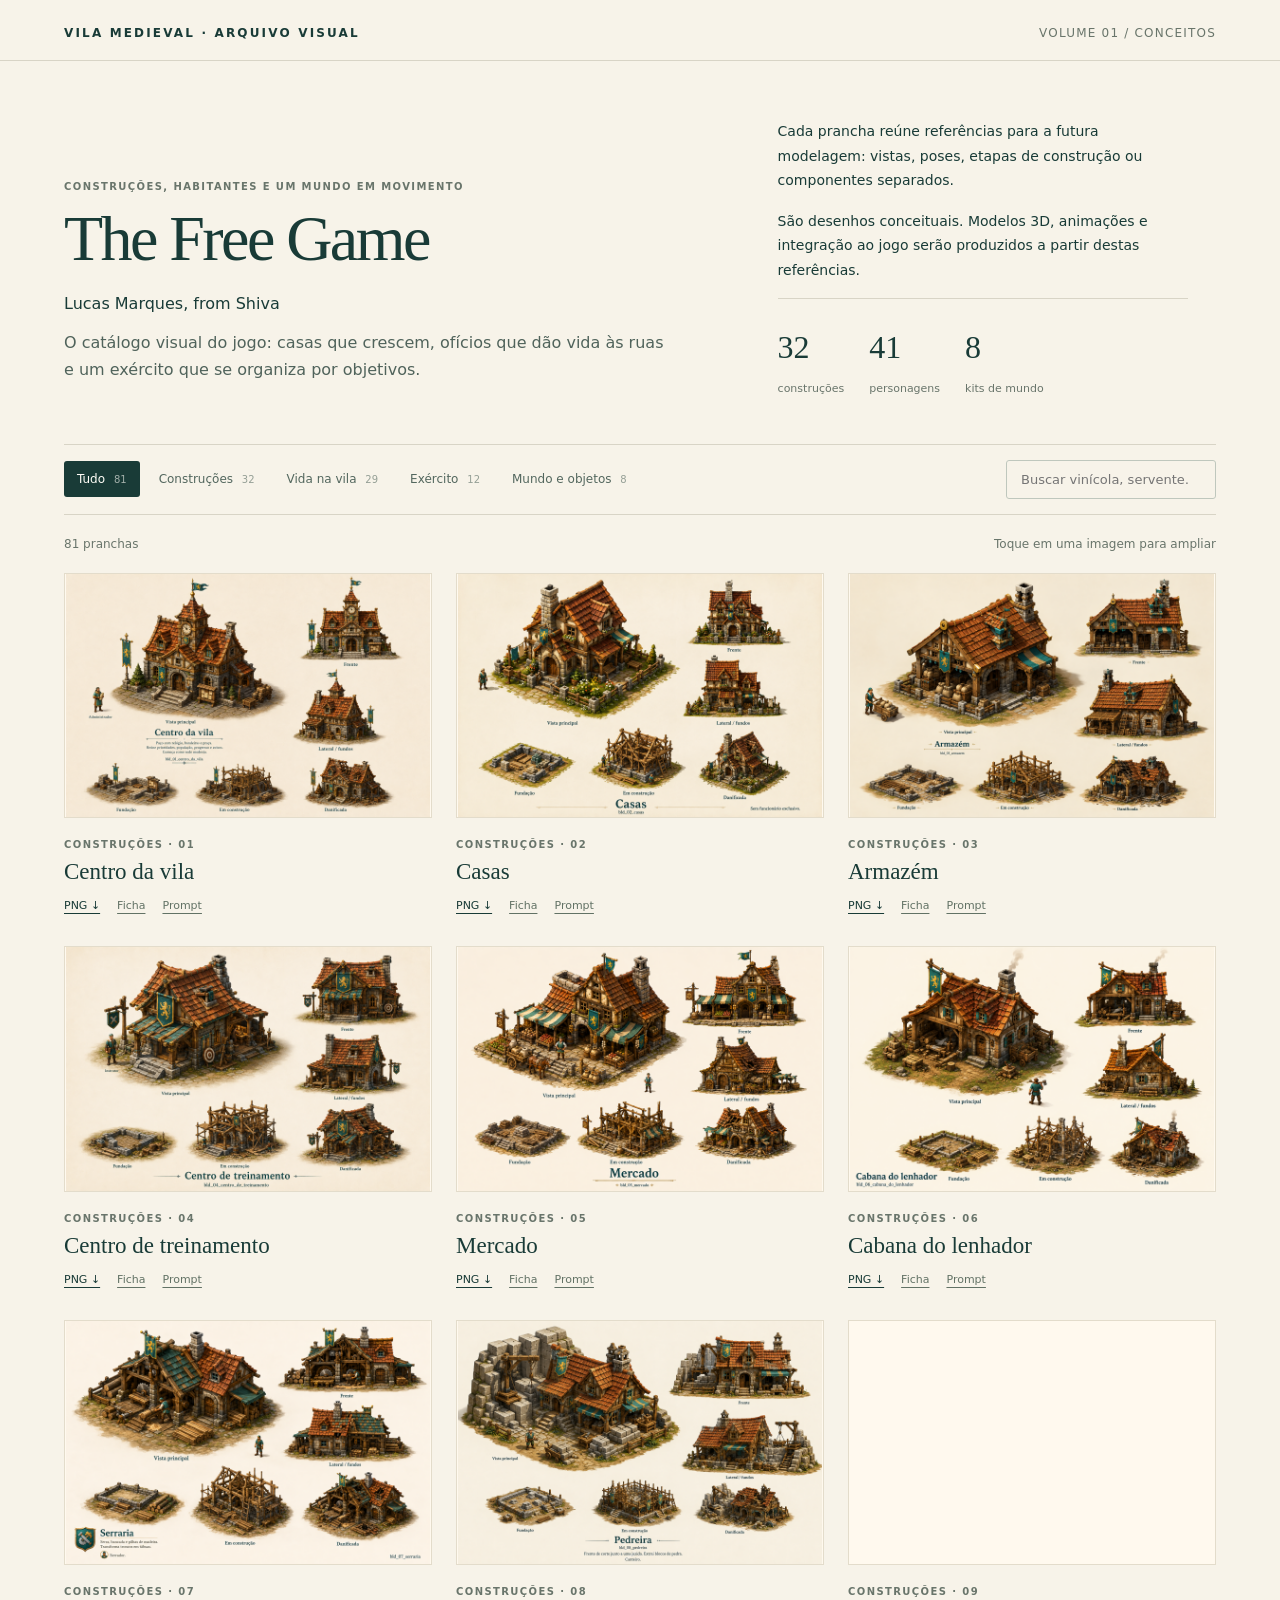
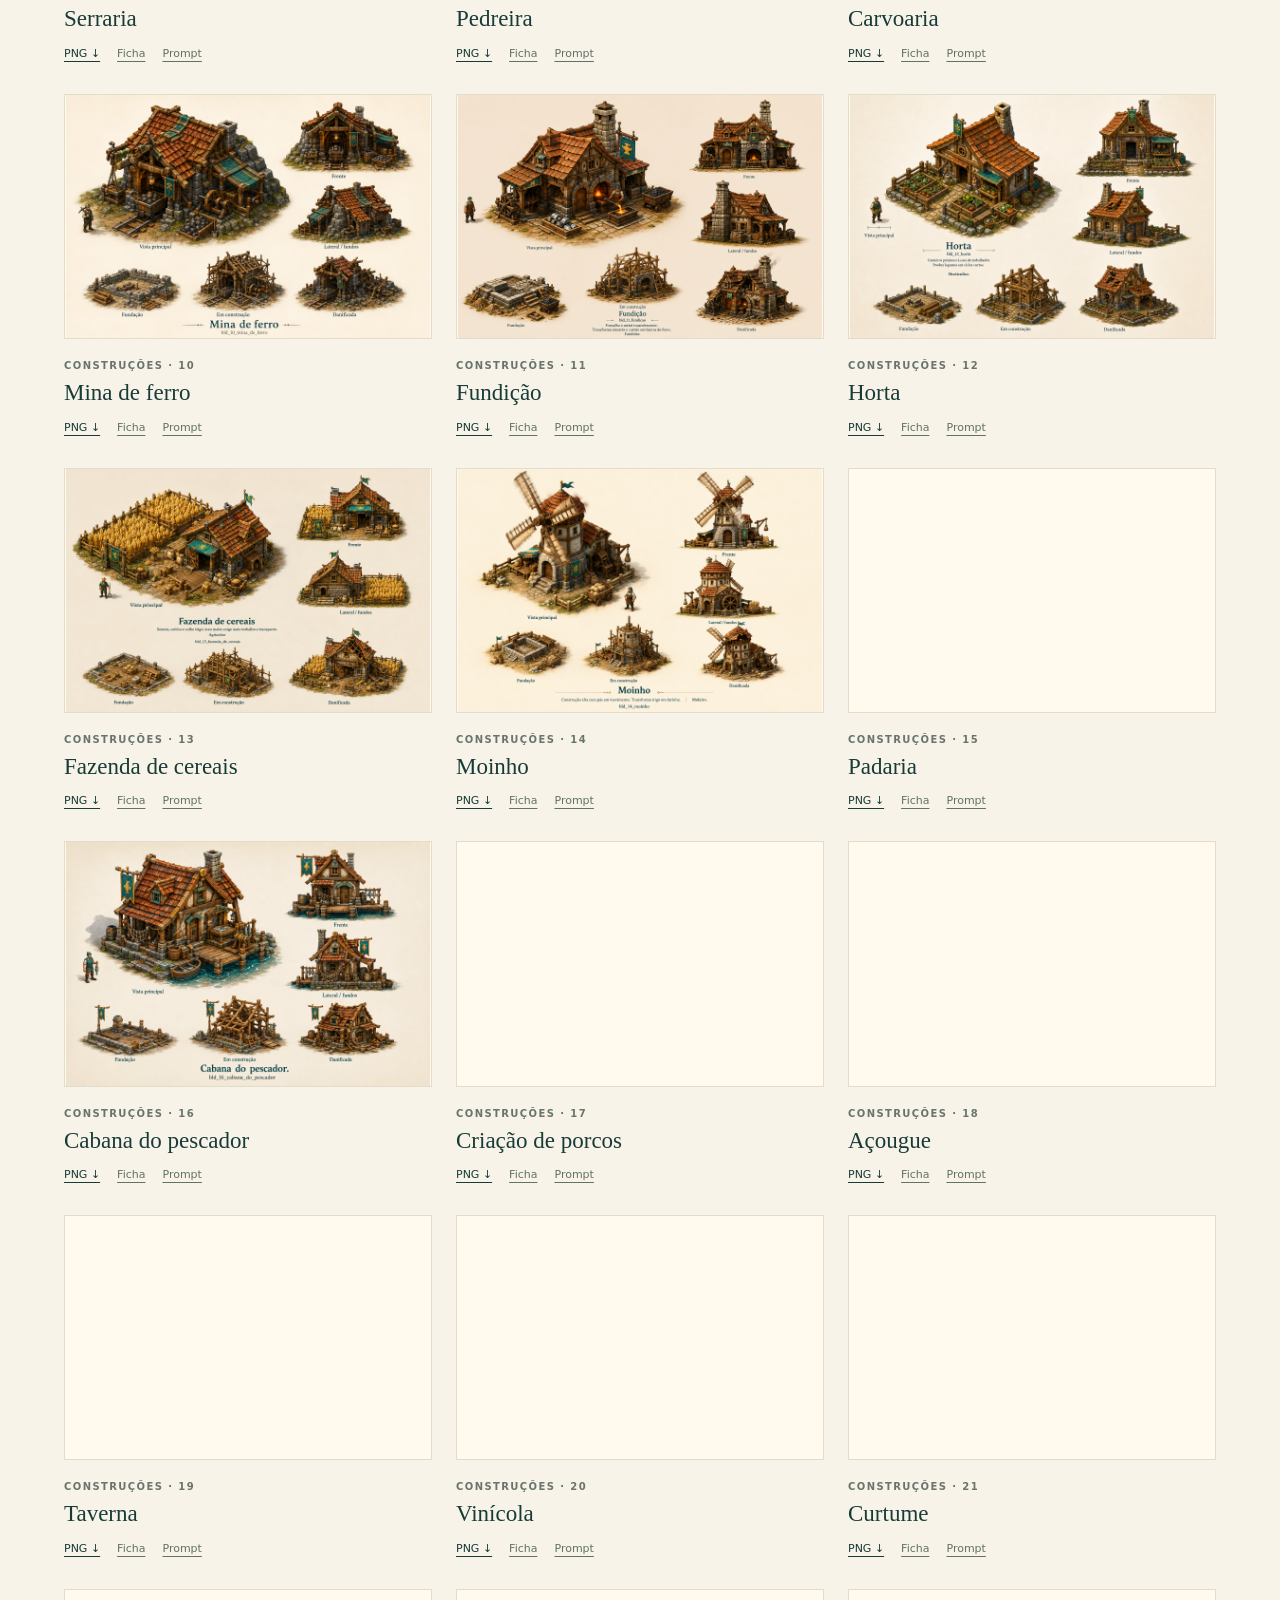
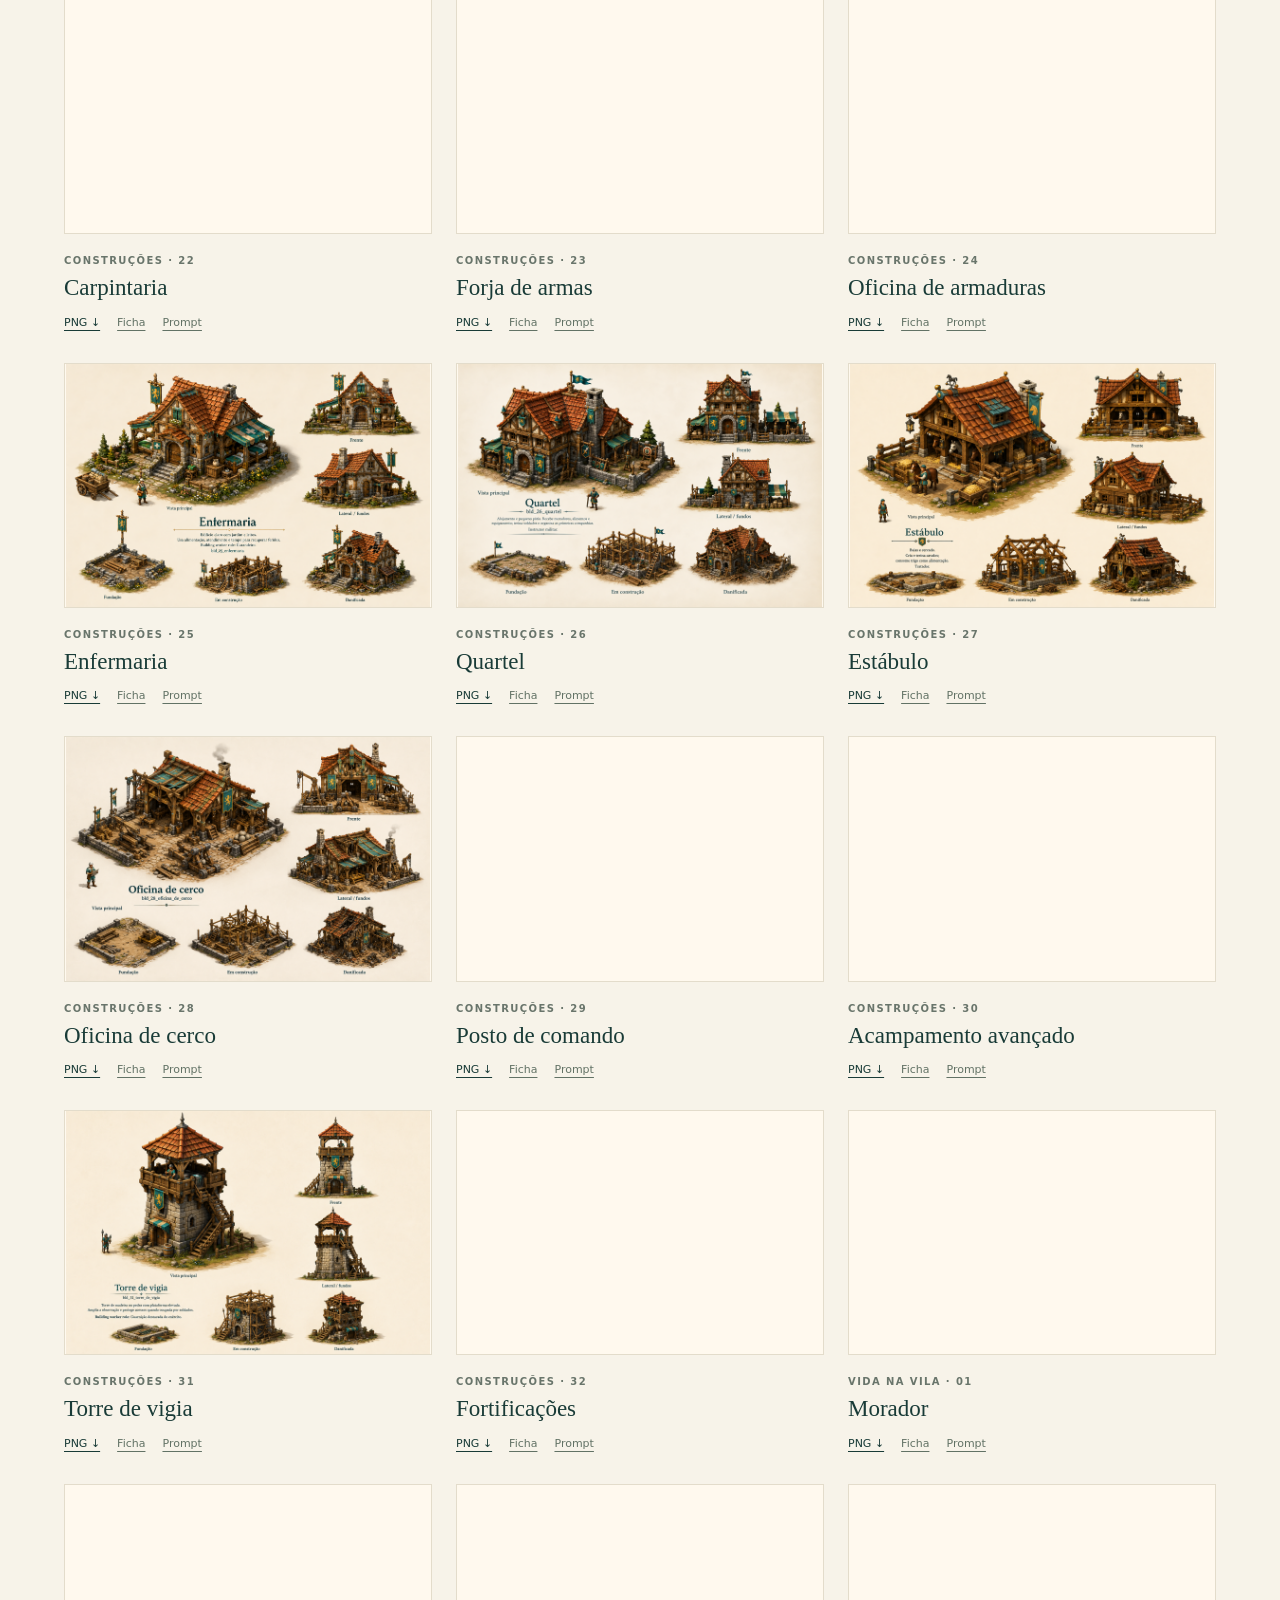
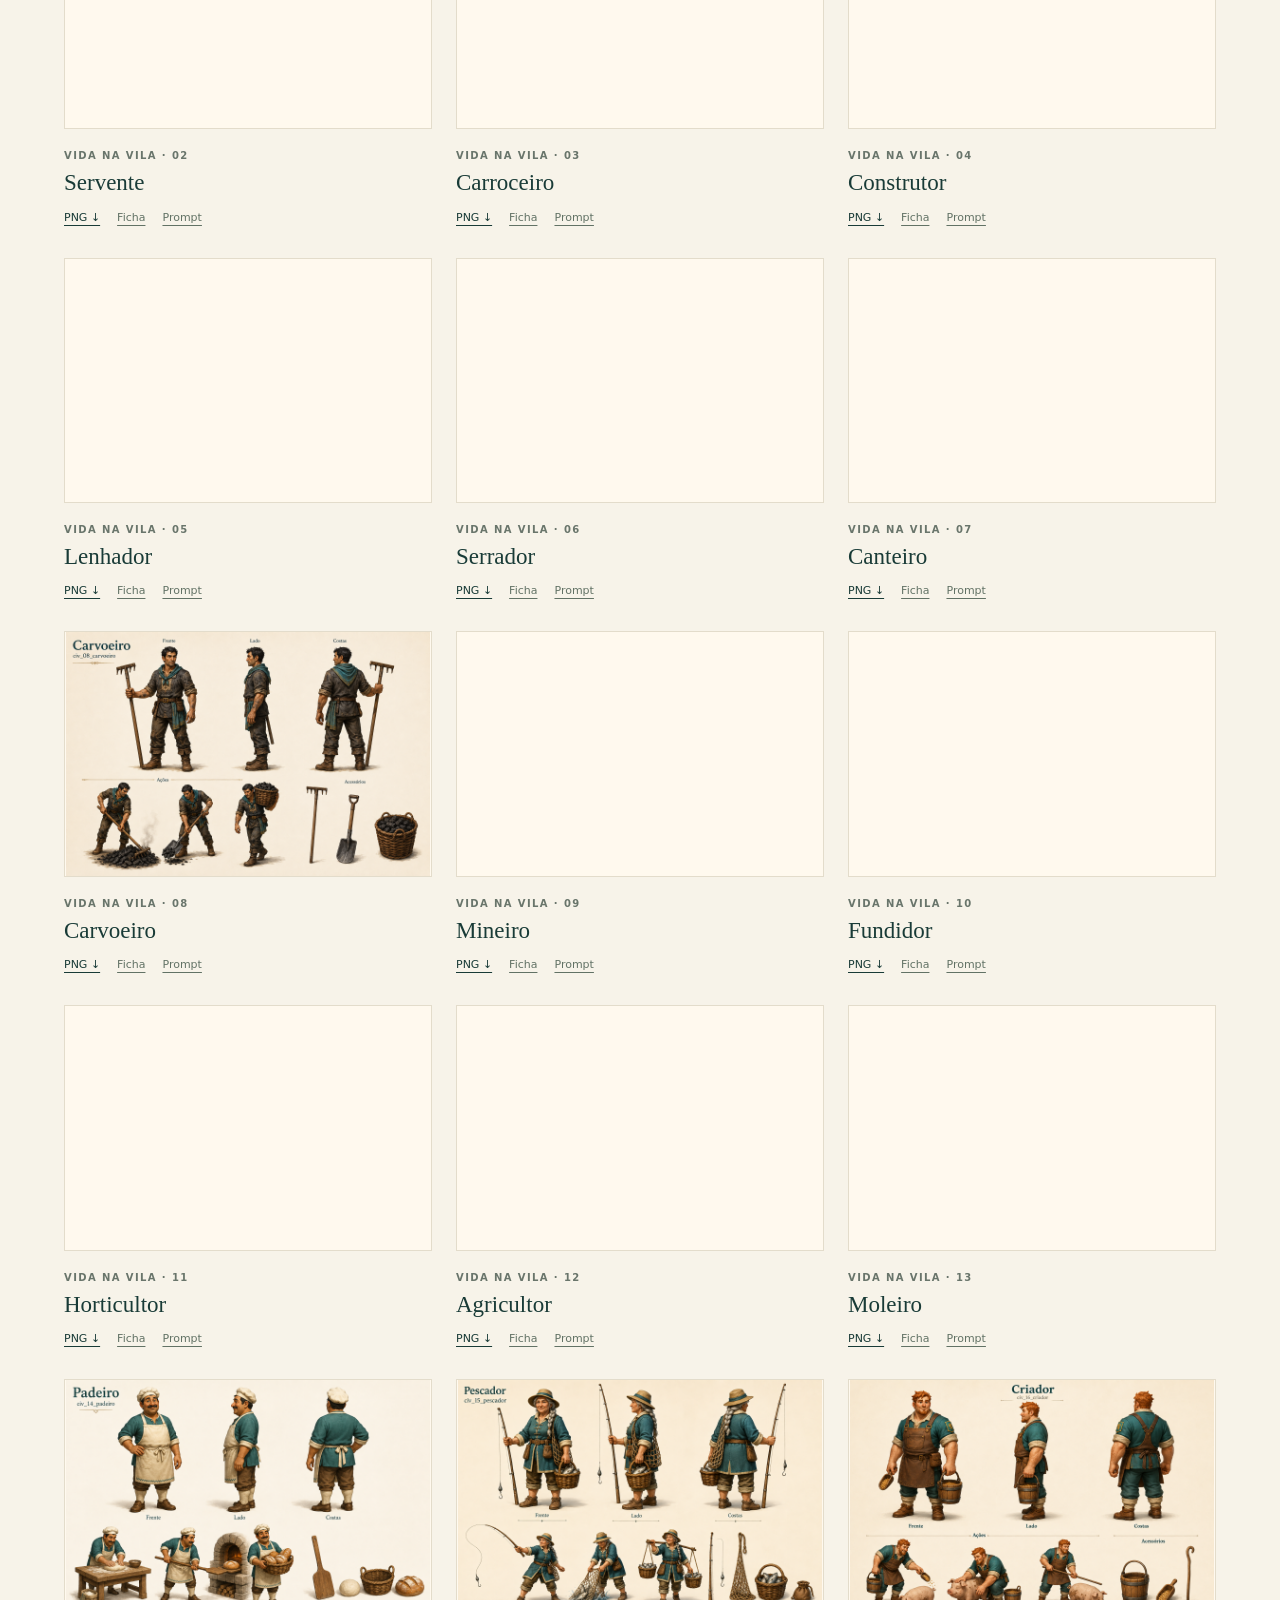
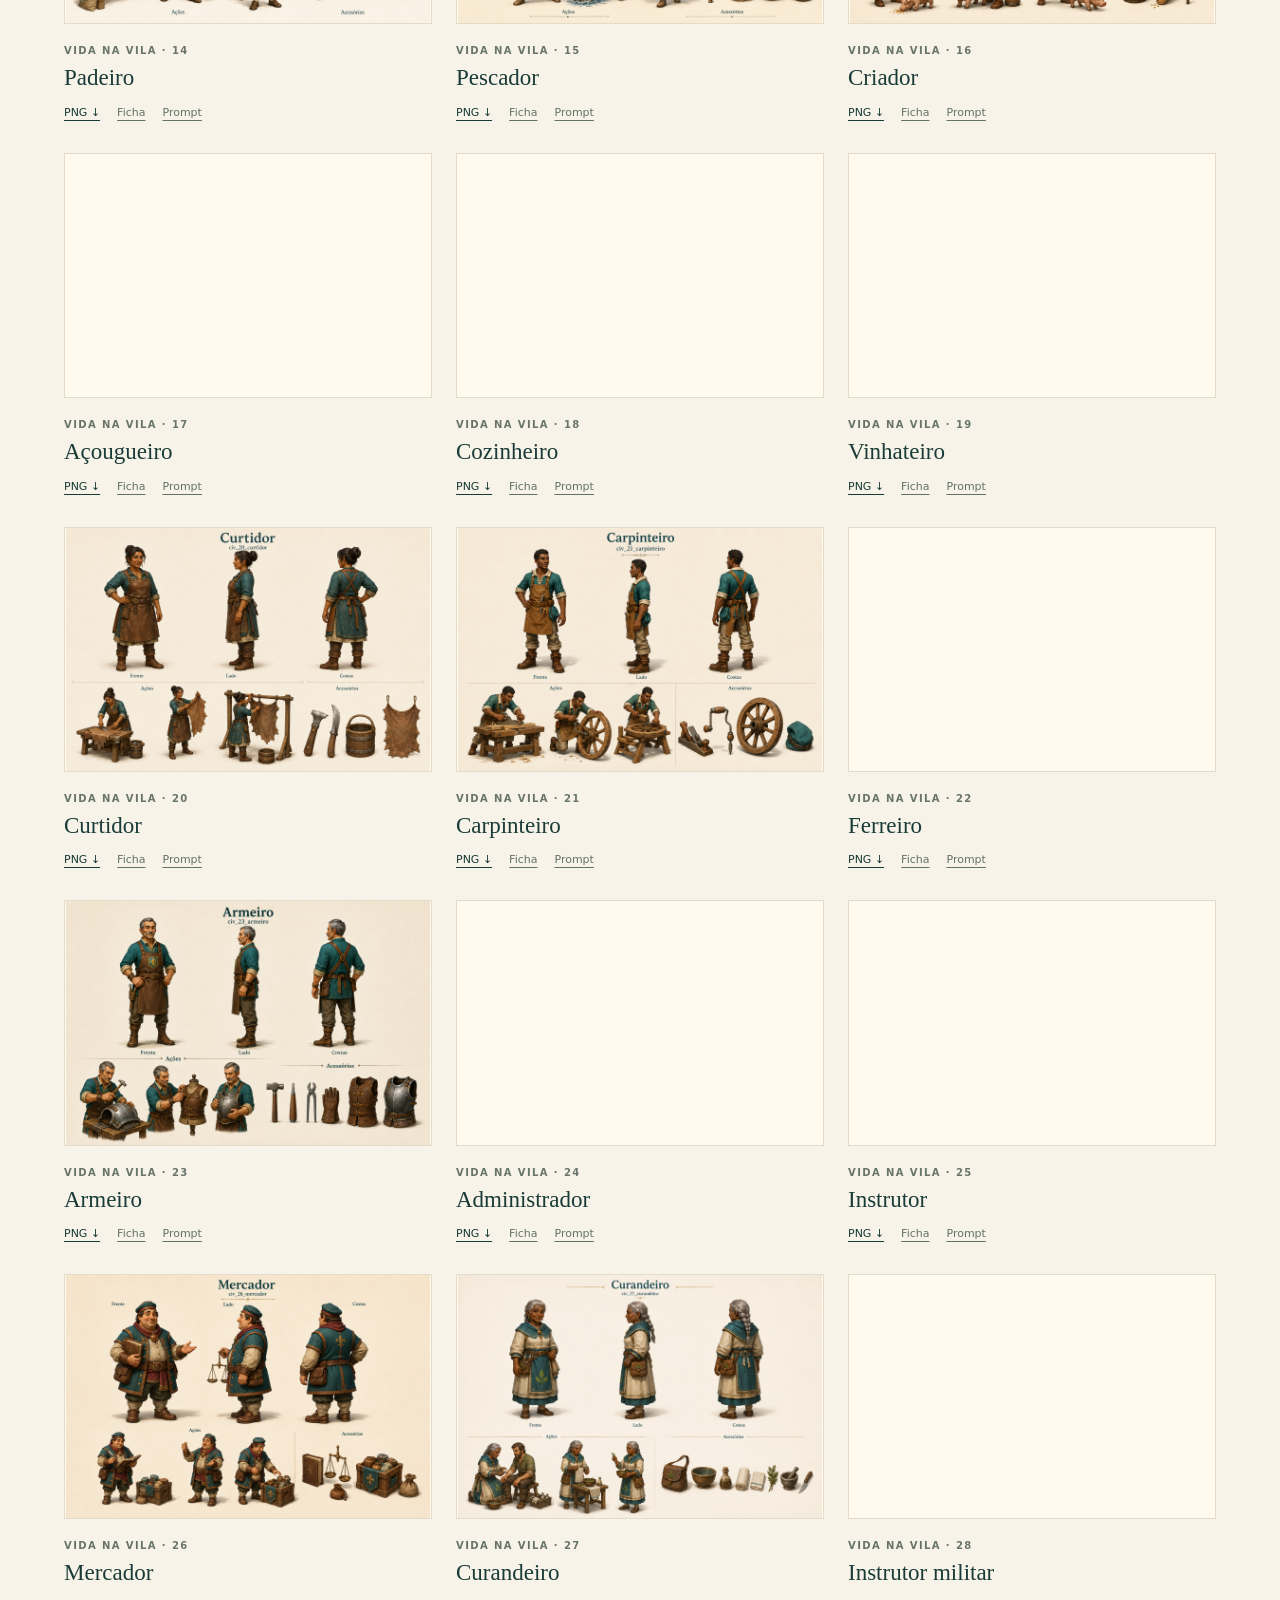
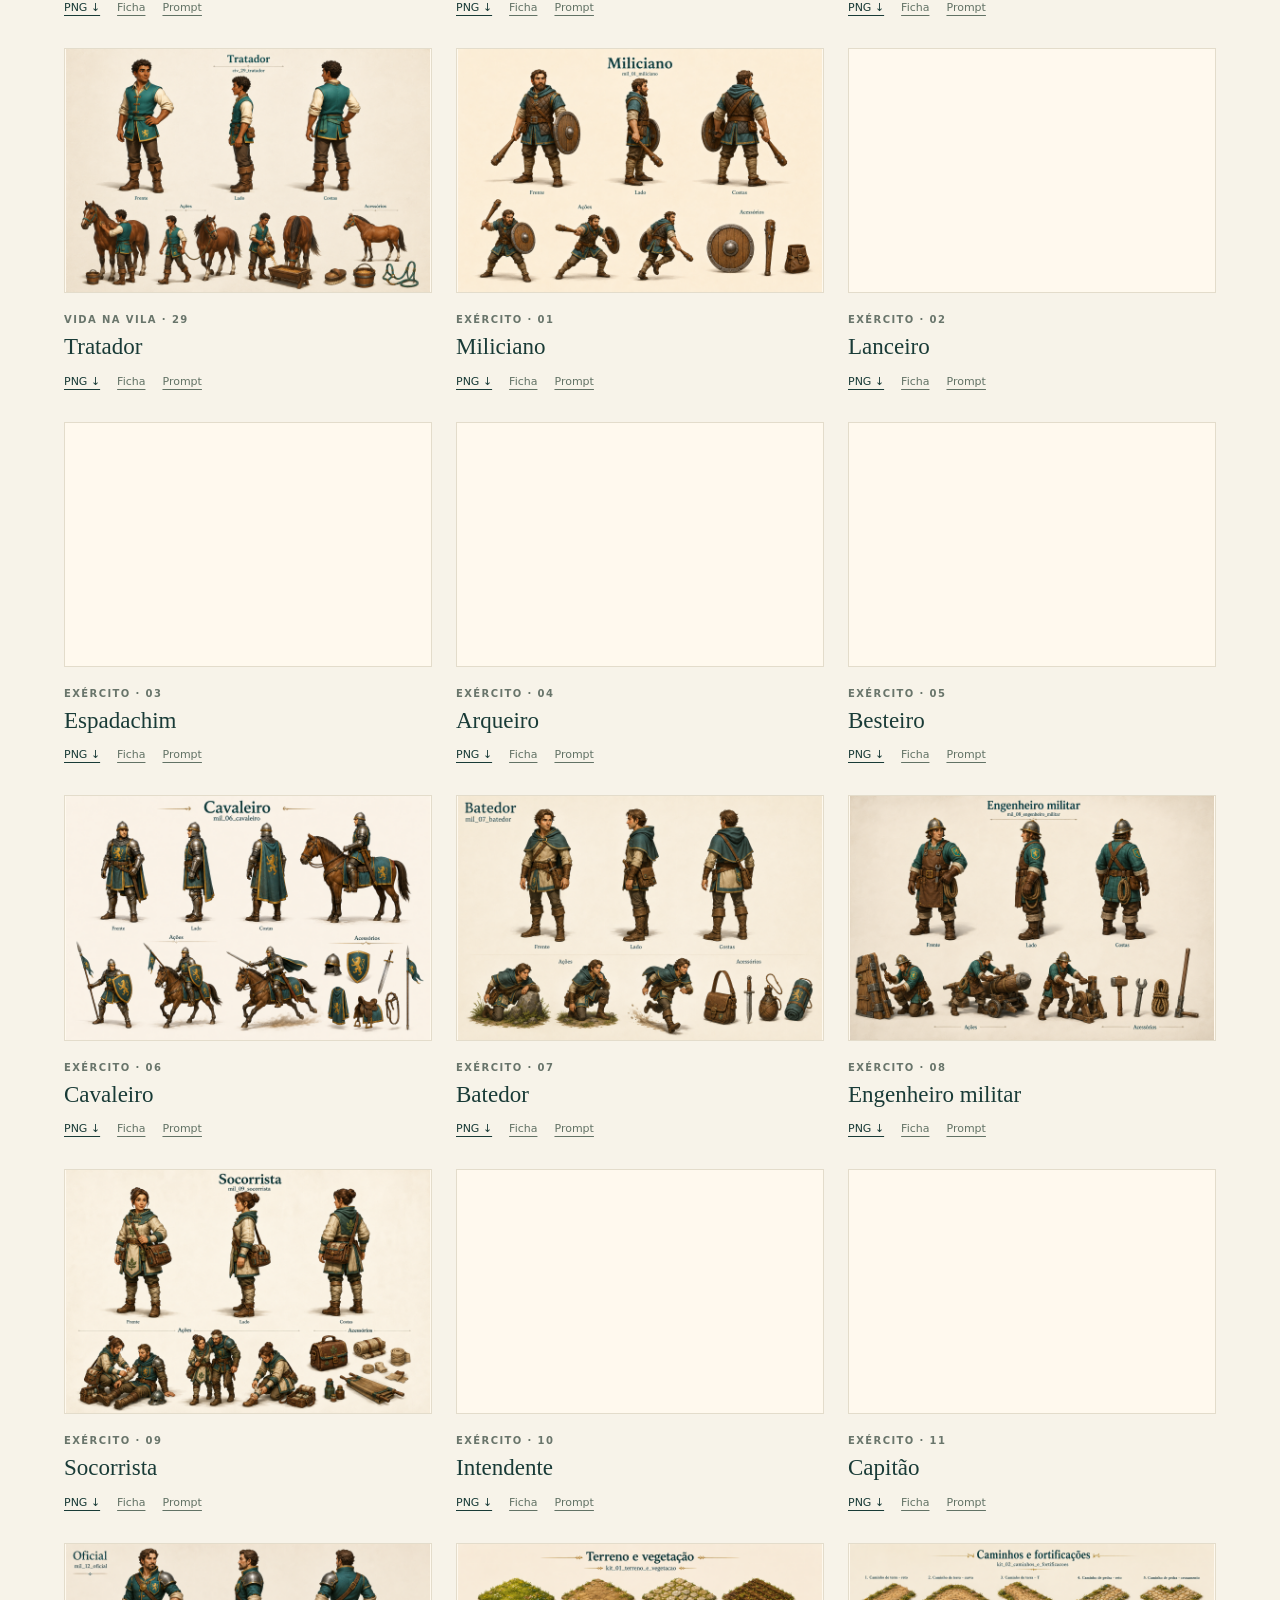
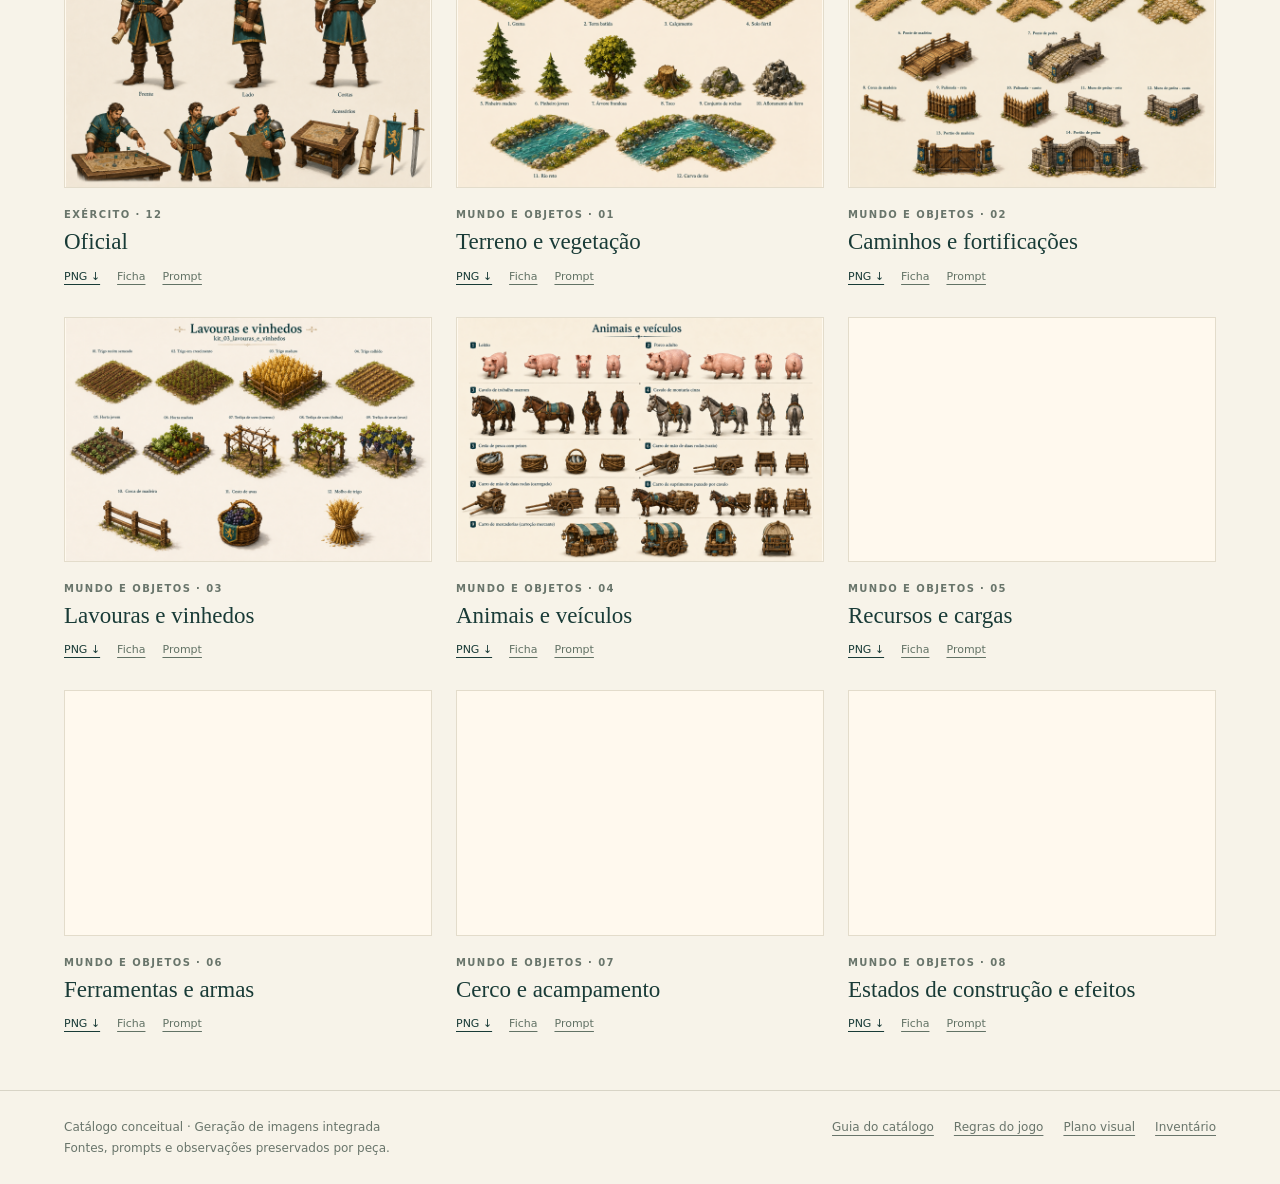
<file: art/catalogo-visual-v1/catalogo.html>
<!doctype html><html lang="pt-BR"><head><meta charset="utf-8"><meta name="viewport" content="width=device-width,initial-scale=1"><title>The Free Game · Catálogo visual</title><style>
    :root{--paper:#f7f3e9;--ink:#193b37;--muted:#69756b;--line:#d8d4c6;--gold:#957643;--white:#fffdf7}*{box-sizing:border-box}body{margin:0;background:var(--paper);color:var(--ink);font-family:system-ui,-apple-system,BlinkMacSystemFont,"Segoe UI",sans-serif}a{color:inherit;text-underline-offset:4px}button,input{font:inherit}button,a,input{touch-action:manipulation}button:focus-visible,a:focus-visible,input:focus-visible{outline:3px solid #a77625;outline-offset:4px}header{padding:26px 5vw 20px;border-bottom:1px solid var(--line);display:flex;align-items:center;justify-content:space-between;gap:24px}.brand{font-size:12px;font-weight:650;letter-spacing:.18em;text-transform:uppercase}.edition{color:var(--muted);font-size:12px;letter-spacing:.1em}main{max-width:1680px;margin:auto;padding:0 5vw}.intro{display:grid;grid-template-columns:1.2fr .8fr;gap:56px;padding:58px 0 44px;align-items:end}h1{font-family:Georgia,"Times New Roman",serif;font-size:clamp(40px,5vw,72px);line-height:1.04;font-weight:400;letter-spacing:-.04em;margin:12px 0 22px}.eyebrow{font-size:10px;font-weight:650;letter-spacing:.14em;text-transform:uppercase;color:var(--muted)}.lede{max-width:610px;font-size:16px;line-height:1.7;color:#50635b}.intro-note{font-size:14px;line-height:1.75;max-width:410px}.intro-note p{margin:0 0 16px}.stat-line{display:flex;gap:25px;border-top:1px solid var(--line);padding-top:20px}.stat-line strong{font-family:Georgia,serif;font-size:32px;font-weight:400;display:block}.stat-line small{font-size:11px;color:var(--muted)}.toolbar{position:sticky;top:0;z-index:2;background:rgba(247,243,233,.97);border-top:1px solid var(--line);border-bottom:1px solid var(--line);display:flex;justify-content:space-between;gap:20px;align-items:center;padding:15px 0;backdrop-filter:blur(8px)}.filters{display:flex;gap:6px;flex-wrap:wrap}.filter{border:0;color:#53675e;background:transparent;padding:11px 13px;cursor:pointer;font-size:12px;border-radius:3px;white-space:nowrap}.filter span{opacity:.6;margin-left:5px;font-size:10px}.filter.active{background:var(--ink);color:var(--white)}.search{position:relative;min-width:210px}.search input{width:100%;background:transparent;border:1px solid #bfc7bd;padding:11px 14px;border-radius:3px;color:var(--ink);font-size:13px}.result-line{display:flex;justify-content:space-between;gap:16px;margin:22px 0;color:var(--muted);font-size:12px}.grid{display:grid;grid-template-columns:repeat(3,minmax(0,1fr));gap:34px 24px;padding-bottom:60px}.card{min-width:0}.card[hidden]{display:none}.preview{display:block;width:100%;padding:0;border:1px solid #e3dccb;background:#fff9ee;cursor:zoom-in;position:relative;aspect-ratio:3/2;overflow:hidden}.preview img{width:100%;height:100%;object-fit:contain;display:block;transition:transform .25s}.preview:hover img{transform:scale(1.025)}.expand{position:absolute;right:10px;bottom:9px;background:var(--white);border:1px solid var(--line);padding:2px 7px;font-size:17px;opacity:0;transition:opacity .2s}.preview:hover .expand,.preview:focus-visible .expand{opacity:1}.card-copy{padding-top:15px}.card h3{font-family:Georgia,serif;font-size:23px;line-height:1.15;font-weight:400;margin:7px 0 14px}.card-links{display:flex;gap:17px;font-size:11px;color:#627265}.card-links a:first-child{color:var(--ink)}.pending{display:grid;place-items:center;height:100%;color:var(--muted)}.empty{padding:80px 0;text-align:center;font-size:17px;color:var(--muted)}footer{padding:26px 5vw;border-top:1px solid var(--line);display:flex;justify-content:space-between;gap:24px;font-size:12px;line-height:1.7;color:var(--muted)}footer nav{display:flex;gap:20px;flex-wrap:wrap}dialog{padding:0;border:0;background:var(--paper);color:var(--ink);width:min(1450px,96vw);max-height:96vh;box-shadow:0 24px 120px #0006}dialog::backdrop{background:#10211fed;backdrop-filter:blur(5px)}.modal-bar{display:flex;align-items:center;justify-content:space-between;padding:14px 20px;border-bottom:1px solid var(--line);gap:18px}.modal-bar h2{font-family:Georgia,serif;font-size:25px;font-weight:400;margin:0}.modal-controls{display:flex;align-items:center;gap:12px}.modal-controls button{background:transparent;border:1px solid #c3cbbf;border-radius:3px;color:var(--ink);width:40px;height:36px;cursor:pointer}.modal-controls a{font-size:12px;white-space:nowrap}.modal-image{display:block;max-width:100%;max-height:calc(96vh - 68px);height:auto;width:auto;margin:auto;object-fit:contain}.sr-only{position:absolute;width:1px;height:1px;padding:0;margin:-1px;overflow:hidden;clip:rect(0,0,0,0);white-space:nowrap;border:0}
    @media(min-width:1700px){.grid{grid-template-columns:repeat(4,minmax(0,1fr))}}@media(max-width:1000px){.toolbar{align-items:stretch;flex-direction:column;gap:10px}.search{max-width:none}.intro{gap:28px}.grid{grid-template-columns:repeat(2,minmax(0,1fr))}}@media(max-width:640px){header{padding-top:20px;padding-bottom:20px}.edition{display:none}.intro{grid-template-columns:1fr;padding:35px 0 25px;gap:12px}.intro-note{max-width:none}.stat-line{gap:28px}h1{font-size:46px}.lede{font-size:14px}.grid{grid-template-columns:1fr;gap:30px}.filter{padding:9px 8px;font-size:11px}.toolbar{position:static}.card h3{font-size:25px}.modal-bar{align-items:flex-start;padding:12px}.modal-bar h2{font-size:19px}.modal-controls{gap:5px}.modal-controls a{display:none}footer{flex-direction:column}}@media(prefers-reduced-motion:reduce){*{transition:none!important}}@media print{header,.toolbar,.intro-note,footer,.card-links,.result-line{display:none}.intro{display:block;padding:0}h1{font-size:30px}.grid{grid-template-columns:repeat(2,1fr);gap:20px}.card{break-inside:avoid}.preview{border:0}.card h3{font-size:16px}.card-copy{padding-top:4px}body{background:white}main{padding:0}}
    </style></head><body><header><div class="brand">Vila medieval · Arquivo visual</div><div class="edition">VOLUME 01 / CONCEITOS</div></header><main><section class="intro"><div><span class="eyebrow">Construções, habitantes e um mundo em movimento</span><h1>The Free Game</h1><p>Lucas Marques, from Shiva</p><p class="lede">O catálogo visual do jogo: casas que crescem, ofícios que dão vida às ruas e um exército que se organiza por objetivos.</p></div><div class="intro-note"><p>Cada prancha reúne referências para a futura modelagem: vistas, poses, etapas de construção ou componentes separados.</p><p>São desenhos conceituais. Modelos 3D, animações e integração ao jogo serão produzidos a partir destas referências.</p><div class="stat-line"><div><strong>32</strong><small>construções</small></div><div><strong>41</strong><small>personagens</small></div><div><strong>8</strong><small>kits de mundo</small></div></div></div></section><section class="toolbar" aria-label="Filtrar catálogo"><div class="filters"><button type="button" class="filter active" data-filter="all" aria-pressed="true">Tudo <span>81</span></button><button type="button" class="filter" data-filter="construcoes" aria-pressed="false">Construções <span>32</span></button><button type="button" class="filter" data-filter="civis" aria-pressed="false">Vida na vila <span>29</span></button><button type="button" class="filter" data-filter="militares" aria-pressed="false">Exército <span>12</span></button><button type="button" class="filter" data-filter="kits" aria-pressed="false">Mundo e objetos <span>8</span></button></div><label class="search"><span class="sr-only">Buscar pelo nome</span><input id="search" type="search" placeholder="Buscar vinícola, servente…" autocomplete="off"></label></section><div class="result-line"><span id="results" aria-live="polite">81 pranchas</span><span>Toque em uma imagem para ampliar</span></div><section id="grid" class="grid" aria-label="Pranchas conceituais"><article class="card" data-category="construcoes" data-name="Centro da vila" data-id="bld_01_centro_da_vila">
          <button class="preview" type="button" data-image="construcoes/01-centro_da_vila.png" data-title="Centro da vila" aria-label="Ampliar Centro da vila" ><img src="construcoes/01-centro_da_vila.png" alt="Ficha visual de Centro da vila" loading="lazy" decoding="async" width="1536" height="1024"><span class="expand" aria-hidden="true">↗</span></button>
          <div class="card-copy"><span class="eyebrow">Construções · 01</span><h3>Centro da vila</h3>
          <div class="card-links"><a href="construcoes/01-centro_da_vila.png" download>PNG ↓</a><a href="fichas/bld_01_centro_da_vila.md">Ficha</a><a href="prompts/bld_01_centro_da_vila.txt">Prompt</a></div></div>
        </article>
<article class="card" data-category="construcoes" data-name="Casas" data-id="bld_02_casas">
          <button class="preview" type="button" data-image="construcoes/02-casas.png" data-title="Casas" aria-label="Ampliar Casas" ><img src="construcoes/02-casas.png" alt="Ficha visual de Casas" loading="lazy" decoding="async" width="1536" height="1024"><span class="expand" aria-hidden="true">↗</span></button>
          <div class="card-copy"><span class="eyebrow">Construções · 02</span><h3>Casas</h3>
          <div class="card-links"><a href="construcoes/02-casas.png" download>PNG ↓</a><a href="fichas/bld_02_casas.md">Ficha</a><a href="prompts/bld_02_casas.txt">Prompt</a></div></div>
        </article>
<article class="card" data-category="construcoes" data-name="Armazém" data-id="bld_03_armazem">
          <button class="preview" type="button" data-image="construcoes/03-armazem.png" data-title="Armazém" aria-label="Ampliar Armazém" ><img src="construcoes/03-armazem.png" alt="Ficha visual de Armazém" loading="lazy" decoding="async" width="1536" height="1024"><span class="expand" aria-hidden="true">↗</span></button>
          <div class="card-copy"><span class="eyebrow">Construções · 03</span><h3>Armazém</h3>
          <div class="card-links"><a href="construcoes/03-armazem.png" download>PNG ↓</a><a href="fichas/bld_03_armazem.md">Ficha</a><a href="prompts/bld_03_armazem.txt">Prompt</a></div></div>
        </article>
<article class="card" data-category="construcoes" data-name="Centro de treinamento" data-id="bld_04_centro_de_treinamento">
          <button class="preview" type="button" data-image="construcoes/04-centro_de_treinamento.png" data-title="Centro de treinamento" aria-label="Ampliar Centro de treinamento" ><img src="construcoes/04-centro_de_treinamento.png" alt="Ficha visual de Centro de treinamento" loading="lazy" decoding="async" width="1536" height="1024"><span class="expand" aria-hidden="true">↗</span></button>
          <div class="card-copy"><span class="eyebrow">Construções · 04</span><h3>Centro de treinamento</h3>
          <div class="card-links"><a href="construcoes/04-centro_de_treinamento.png" download>PNG ↓</a><a href="fichas/bld_04_centro_de_treinamento.md">Ficha</a><a href="prompts/bld_04_centro_de_treinamento.txt">Prompt</a></div></div>
        </article>
<article class="card" data-category="construcoes" data-name="Mercado" data-id="bld_05_mercado">
          <button class="preview" type="button" data-image="construcoes/05-mercado.png" data-title="Mercado" aria-label="Ampliar Mercado" ><img src="construcoes/05-mercado.png" alt="Ficha visual de Mercado" loading="lazy" decoding="async" width="1536" height="1024"><span class="expand" aria-hidden="true">↗</span></button>
          <div class="card-copy"><span class="eyebrow">Construções · 05</span><h3>Mercado</h3>
          <div class="card-links"><a href="construcoes/05-mercado.png" download>PNG ↓</a><a href="fichas/bld_05_mercado.md">Ficha</a><a href="prompts/bld_05_mercado.txt">Prompt</a></div></div>
        </article>
<article class="card" data-category="construcoes" data-name="Cabana do lenhador" data-id="bld_06_cabana_do_lenhador">
          <button class="preview" type="button" data-image="construcoes/06-cabana_do_lenhador.png" data-title="Cabana do lenhador" aria-label="Ampliar Cabana do lenhador" ><img src="construcoes/06-cabana_do_lenhador.png" alt="Ficha visual de Cabana do lenhador" loading="lazy" decoding="async" width="1536" height="1024"><span class="expand" aria-hidden="true">↗</span></button>
          <div class="card-copy"><span class="eyebrow">Construções · 06</span><h3>Cabana do lenhador</h3>
          <div class="card-links"><a href="construcoes/06-cabana_do_lenhador.png" download>PNG ↓</a><a href="fichas/bld_06_cabana_do_lenhador.md">Ficha</a><a href="prompts/bld_06_cabana_do_lenhador.txt">Prompt</a></div></div>
        </article>
<article class="card" data-category="construcoes" data-name="Serraria" data-id="bld_07_serraria">
          <button class="preview" type="button" data-image="construcoes/07-serraria.png" data-title="Serraria" aria-label="Ampliar Serraria" ><img src="construcoes/07-serraria.png" alt="Ficha visual de Serraria" loading="lazy" decoding="async" width="1536" height="1024"><span class="expand" aria-hidden="true">↗</span></button>
          <div class="card-copy"><span class="eyebrow">Construções · 07</span><h3>Serraria</h3>
          <div class="card-links"><a href="construcoes/07-serraria.png" download>PNG ↓</a><a href="fichas/bld_07_serraria.md">Ficha</a><a href="prompts/bld_07_serraria.txt">Prompt</a></div></div>
        </article>
<article class="card" data-category="construcoes" data-name="Pedreira" data-id="bld_08_pedreira">
          <button class="preview" type="button" data-image="construcoes/08-pedreira.png" data-title="Pedreira" aria-label="Ampliar Pedreira" ><img src="construcoes/08-pedreira.png" alt="Ficha visual de Pedreira" loading="lazy" decoding="async" width="1536" height="1024"><span class="expand" aria-hidden="true">↗</span></button>
          <div class="card-copy"><span class="eyebrow">Construções · 08</span><h3>Pedreira</h3>
          <div class="card-links"><a href="construcoes/08-pedreira.png" download>PNG ↓</a><a href="fichas/bld_08_pedreira.md">Ficha</a><a href="prompts/bld_08_pedreira.txt">Prompt</a></div></div>
        </article>
<article class="card" data-category="construcoes" data-name="Carvoaria" data-id="bld_09_carvoaria">
          <button class="preview" type="button" data-image="construcoes/09-carvoaria.png" data-title="Carvoaria" aria-label="Ampliar Carvoaria" ><img src="construcoes/09-carvoaria.png" alt="Ficha visual de Carvoaria" loading="lazy" decoding="async" width="1536" height="1024"><span class="expand" aria-hidden="true">↗</span></button>
          <div class="card-copy"><span class="eyebrow">Construções · 09</span><h3>Carvoaria</h3>
          <div class="card-links"><a href="construcoes/09-carvoaria.png" download>PNG ↓</a><a href="fichas/bld_09_carvoaria.md">Ficha</a><a href="prompts/bld_09_carvoaria.txt">Prompt</a></div></div>
        </article>
<article class="card" data-category="construcoes" data-name="Mina de ferro" data-id="bld_10_mina_de_ferro">
          <button class="preview" type="button" data-image="construcoes/10-mina_de_ferro.png" data-title="Mina de ferro" aria-label="Ampliar Mina de ferro" ><img src="construcoes/10-mina_de_ferro.png" alt="Ficha visual de Mina de ferro" loading="lazy" decoding="async" width="1536" height="1024"><span class="expand" aria-hidden="true">↗</span></button>
          <div class="card-copy"><span class="eyebrow">Construções · 10</span><h3>Mina de ferro</h3>
          <div class="card-links"><a href="construcoes/10-mina_de_ferro.png" download>PNG ↓</a><a href="fichas/bld_10_mina_de_ferro.md">Ficha</a><a href="prompts/bld_10_mina_de_ferro.txt">Prompt</a></div></div>
        </article>
<article class="card" data-category="construcoes" data-name="Fundição" data-id="bld_11_fundicao">
          <button class="preview" type="button" data-image="construcoes/11-fundicao.png" data-title="Fundição" aria-label="Ampliar Fundição" ><img src="construcoes/11-fundicao.png" alt="Ficha visual de Fundição" loading="lazy" decoding="async" width="1536" height="1024"><span class="expand" aria-hidden="true">↗</span></button>
          <div class="card-copy"><span class="eyebrow">Construções · 11</span><h3>Fundição</h3>
          <div class="card-links"><a href="construcoes/11-fundicao.png" download>PNG ↓</a><a href="fichas/bld_11_fundicao.md">Ficha</a><a href="prompts/bld_11_fundicao.txt">Prompt</a></div></div>
        </article>
<article class="card" data-category="construcoes" data-name="Horta" data-id="bld_12_horta">
          <button class="preview" type="button" data-image="construcoes/12-horta.png" data-title="Horta" aria-label="Ampliar Horta" ><img src="construcoes/12-horta.png" alt="Ficha visual de Horta" loading="lazy" decoding="async" width="1536" height="1024"><span class="expand" aria-hidden="true">↗</span></button>
          <div class="card-copy"><span class="eyebrow">Construções · 12</span><h3>Horta</h3>
          <div class="card-links"><a href="construcoes/12-horta.png" download>PNG ↓</a><a href="fichas/bld_12_horta.md">Ficha</a><a href="prompts/bld_12_horta.txt">Prompt</a></div></div>
        </article>
<article class="card" data-category="construcoes" data-name="Fazenda de cereais" data-id="bld_13_fazenda_de_cereais">
          <button class="preview" type="button" data-image="construcoes/13-fazenda_de_cereais.png" data-title="Fazenda de cereais" aria-label="Ampliar Fazenda de cereais" ><img src="construcoes/13-fazenda_de_cereais.png" alt="Ficha visual de Fazenda de cereais" loading="lazy" decoding="async" width="1536" height="1024"><span class="expand" aria-hidden="true">↗</span></button>
          <div class="card-copy"><span class="eyebrow">Construções · 13</span><h3>Fazenda de cereais</h3>
          <div class="card-links"><a href="construcoes/13-fazenda_de_cereais.png" download>PNG ↓</a><a href="fichas/bld_13_fazenda_de_cereais.md">Ficha</a><a href="prompts/bld_13_fazenda_de_cereais-used.txt">Prompt</a></div></div>
        </article>
<article class="card" data-category="construcoes" data-name="Moinho" data-id="bld_14_moinho">
          <button class="preview" type="button" data-image="construcoes/14-moinho.png" data-title="Moinho" aria-label="Ampliar Moinho" ><img src="construcoes/14-moinho.png" alt="Ficha visual de Moinho" loading="lazy" decoding="async" width="1536" height="1024"><span class="expand" aria-hidden="true">↗</span></button>
          <div class="card-copy"><span class="eyebrow">Construções · 14</span><h3>Moinho</h3>
          <div class="card-links"><a href="construcoes/14-moinho.png" download>PNG ↓</a><a href="fichas/bld_14_moinho.md">Ficha</a><a href="prompts/bld_14_moinho.txt">Prompt</a></div></div>
        </article>
<article class="card" data-category="construcoes" data-name="Padaria" data-id="bld_15_padaria">
          <button class="preview" type="button" data-image="construcoes/15-padaria.png" data-title="Padaria" aria-label="Ampliar Padaria" ><img src="construcoes/15-padaria.png" alt="Ficha visual de Padaria" loading="lazy" decoding="async" width="1536" height="1024"><span class="expand" aria-hidden="true">↗</span></button>
          <div class="card-copy"><span class="eyebrow">Construções · 15</span><h3>Padaria</h3>
          <div class="card-links"><a href="construcoes/15-padaria.png" download>PNG ↓</a><a href="fichas/bld_15_padaria.md">Ficha</a><a href="prompts/bld_15_padaria.txt">Prompt</a></div></div>
        </article>
<article class="card" data-category="construcoes" data-name="Cabana do pescador" data-id="bld_16_cabana_do_pescador">
          <button class="preview" type="button" data-image="construcoes/16-cabana_do_pescador.png" data-title="Cabana do pescador" aria-label="Ampliar Cabana do pescador" ><img src="construcoes/16-cabana_do_pescador.png" alt="Ficha visual de Cabana do pescador" loading="lazy" decoding="async" width="1536" height="1024"><span class="expand" aria-hidden="true">↗</span></button>
          <div class="card-copy"><span class="eyebrow">Construções · 16</span><h3>Cabana do pescador</h3>
          <div class="card-links"><a href="construcoes/16-cabana_do_pescador.png" download>PNG ↓</a><a href="fichas/bld_16_cabana_do_pescador.md">Ficha</a><a href="prompts/bld_16_cabana_do_pescador.txt">Prompt</a></div></div>
        </article>
<article class="card" data-category="construcoes" data-name="Criação de porcos" data-id="bld_17_criacao_de_porcos">
          <button class="preview" type="button" data-image="construcoes/17-criacao_de_porcos-v2.png" data-title="Criação de porcos" aria-label="Ampliar Criação de porcos" ><img src="construcoes/17-criacao_de_porcos-v2.png" alt="Ficha visual de Criação de porcos" loading="lazy" decoding="async" width="1536" height="1024"><span class="expand" aria-hidden="true">↗</span></button>
          <div class="card-copy"><span class="eyebrow">Construções · 17</span><h3>Criação de porcos</h3>
          <div class="card-links"><a href="construcoes/17-criacao_de_porcos-v2.png" download>PNG ↓</a><a href="fichas/bld_17_criacao_de_porcos.md">Ficha</a><a href="prompts/bld_17_criacao_de_porcos-edit-v2.txt">Prompt</a></div></div>
        </article>
<article class="card" data-category="construcoes" data-name="Açougue" data-id="bld_18_acougue">
          <button class="preview" type="button" data-image="construcoes/18-acougue.png" data-title="Açougue" aria-label="Ampliar Açougue" ><img src="construcoes/18-acougue.png" alt="Ficha visual de Açougue" loading="lazy" decoding="async" width="1536" height="1024"><span class="expand" aria-hidden="true">↗</span></button>
          <div class="card-copy"><span class="eyebrow">Construções · 18</span><h3>Açougue</h3>
          <div class="card-links"><a href="construcoes/18-acougue.png" download>PNG ↓</a><a href="fichas/bld_18_acougue.md">Ficha</a><a href="prompts/bld_18_acougue.txt">Prompt</a></div></div>
        </article>
<article class="card" data-category="construcoes" data-name="Taverna" data-id="bld_19_taverna">
          <button class="preview" type="button" data-image="construcoes/19-taverna.png" data-title="Taverna" aria-label="Ampliar Taverna" ><img src="construcoes/19-taverna.png" alt="Ficha visual de Taverna" loading="lazy" decoding="async" width="1536" height="1024"><span class="expand" aria-hidden="true">↗</span></button>
          <div class="card-copy"><span class="eyebrow">Construções · 19</span><h3>Taverna</h3>
          <div class="card-links"><a href="construcoes/19-taverna.png" download>PNG ↓</a><a href="fichas/bld_19_taverna.md">Ficha</a><a href="prompts/bld_19_taverna.txt">Prompt</a></div></div>
        </article>
<article class="card" data-category="construcoes" data-name="Vinícola" data-id="bld_20_vinicola">
          <button class="preview" type="button" data-image="construcoes/20-vinicola.png" data-title="Vinícola" aria-label="Ampliar Vinícola" ><img src="construcoes/20-vinicola.png" alt="Ficha visual de Vinícola" loading="lazy" decoding="async" width="1536" height="1024"><span class="expand" aria-hidden="true">↗</span></button>
          <div class="card-copy"><span class="eyebrow">Construções · 20</span><h3>Vinícola</h3>
          <div class="card-links"><a href="construcoes/20-vinicola.png" download>PNG ↓</a><a href="fichas/bld_20_vinicola.md">Ficha</a><a href="prompts/bld_20_vinicola.txt">Prompt</a></div></div>
        </article>
<article class="card" data-category="construcoes" data-name="Curtume" data-id="bld_21_curtume">
          <button class="preview" type="button" data-image="construcoes/21-curtume.png" data-title="Curtume" aria-label="Ampliar Curtume" ><img src="construcoes/21-curtume.png" alt="Ficha visual de Curtume" loading="lazy" decoding="async" width="1536" height="1024"><span class="expand" aria-hidden="true">↗</span></button>
          <div class="card-copy"><span class="eyebrow">Construções · 21</span><h3>Curtume</h3>
          <div class="card-links"><a href="construcoes/21-curtume.png" download>PNG ↓</a><a href="fichas/bld_21_curtume.md">Ficha</a><a href="prompts/bld_21_curtume.txt">Prompt</a></div></div>
        </article>
<article class="card" data-category="construcoes" data-name="Carpintaria" data-id="bld_22_carpintaria">
          <button class="preview" type="button" data-image="construcoes/22-carpintaria.png" data-title="Carpintaria" aria-label="Ampliar Carpintaria" ><img src="construcoes/22-carpintaria.png" alt="Ficha visual de Carpintaria" loading="lazy" decoding="async" width="1536" height="1024"><span class="expand" aria-hidden="true">↗</span></button>
          <div class="card-copy"><span class="eyebrow">Construções · 22</span><h3>Carpintaria</h3>
          <div class="card-links"><a href="construcoes/22-carpintaria.png" download>PNG ↓</a><a href="fichas/bld_22_carpintaria.md">Ficha</a><a href="prompts/bld_22_carpintaria.txt">Prompt</a></div></div>
        </article>
<article class="card" data-category="construcoes" data-name="Forja de armas" data-id="bld_23_forja_de_armas">
          <button class="preview" type="button" data-image="construcoes/23-forja_de_armas.png" data-title="Forja de armas" aria-label="Ampliar Forja de armas" ><img src="construcoes/23-forja_de_armas.png" alt="Ficha visual de Forja de armas" loading="lazy" decoding="async" width="1536" height="1024"><span class="expand" aria-hidden="true">↗</span></button>
          <div class="card-copy"><span class="eyebrow">Construções · 23</span><h3>Forja de armas</h3>
          <div class="card-links"><a href="construcoes/23-forja_de_armas.png" download>PNG ↓</a><a href="fichas/bld_23_forja_de_armas.md">Ficha</a><a href="prompts/bld_23_forja_de_armas.txt">Prompt</a></div></div>
        </article>
<article class="card" data-category="construcoes" data-name="Oficina de armaduras" data-id="bld_24_oficina_de_armaduras">
          <button class="preview" type="button" data-image="construcoes/24-oficina_de_armaduras.png" data-title="Oficina de armaduras" aria-label="Ampliar Oficina de armaduras" ><img src="construcoes/24-oficina_de_armaduras.png" alt="Ficha visual de Oficina de armaduras" loading="lazy" decoding="async" width="1536" height="1024"><span class="expand" aria-hidden="true">↗</span></button>
          <div class="card-copy"><span class="eyebrow">Construções · 24</span><h3>Oficina de armaduras</h3>
          <div class="card-links"><a href="construcoes/24-oficina_de_armaduras.png" download>PNG ↓</a><a href="fichas/bld_24_oficina_de_armaduras.md">Ficha</a><a href="prompts/bld_24_oficina_de_armaduras.txt">Prompt</a></div></div>
        </article>
<article class="card" data-category="construcoes" data-name="Enfermaria" data-id="bld_25_enfermaria">
          <button class="preview" type="button" data-image="construcoes/25-enfermaria.png" data-title="Enfermaria" aria-label="Ampliar Enfermaria" ><img src="construcoes/25-enfermaria.png" alt="Ficha visual de Enfermaria" loading="lazy" decoding="async" width="1536" height="1024"><span class="expand" aria-hidden="true">↗</span></button>
          <div class="card-copy"><span class="eyebrow">Construções · 25</span><h3>Enfermaria</h3>
          <div class="card-links"><a href="construcoes/25-enfermaria.png" download>PNG ↓</a><a href="fichas/bld_25_enfermaria.md">Ficha</a><a href="prompts/bld_25_enfermaria.txt">Prompt</a></div></div>
        </article>
<article class="card" data-category="construcoes" data-name="Quartel" data-id="bld_26_quartel">
          <button class="preview" type="button" data-image="construcoes/26-quartel.png" data-title="Quartel" aria-label="Ampliar Quartel" ><img src="construcoes/26-quartel.png" alt="Ficha visual de Quartel" loading="lazy" decoding="async" width="1536" height="1024"><span class="expand" aria-hidden="true">↗</span></button>
          <div class="card-copy"><span class="eyebrow">Construções · 26</span><h3>Quartel</h3>
          <div class="card-links"><a href="construcoes/26-quartel.png" download>PNG ↓</a><a href="fichas/bld_26_quartel.md">Ficha</a><a href="prompts/bld_26_quartel.txt">Prompt</a></div></div>
        </article>
<article class="card" data-category="construcoes" data-name="Estábulo" data-id="bld_27_estabulo">
          <button class="preview" type="button" data-image="construcoes/27-estabulo.png" data-title="Estábulo" aria-label="Ampliar Estábulo" ><img src="construcoes/27-estabulo.png" alt="Ficha visual de Estábulo" loading="lazy" decoding="async" width="1536" height="1024"><span class="expand" aria-hidden="true">↗</span></button>
          <div class="card-copy"><span class="eyebrow">Construções · 27</span><h3>Estábulo</h3>
          <div class="card-links"><a href="construcoes/27-estabulo.png" download>PNG ↓</a><a href="fichas/bld_27_estabulo.md">Ficha</a><a href="prompts/bld_27_estabulo.txt">Prompt</a></div></div>
        </article>
<article class="card" data-category="construcoes" data-name="Oficina de cerco" data-id="bld_28_oficina_de_cerco">
          <button class="preview" type="button" data-image="construcoes/28-oficina_de_cerco.png" data-title="Oficina de cerco" aria-label="Ampliar Oficina de cerco" ><img src="construcoes/28-oficina_de_cerco.png" alt="Ficha visual de Oficina de cerco" loading="lazy" decoding="async" width="1536" height="1024"><span class="expand" aria-hidden="true">↗</span></button>
          <div class="card-copy"><span class="eyebrow">Construções · 28</span><h3>Oficina de cerco</h3>
          <div class="card-links"><a href="construcoes/28-oficina_de_cerco.png" download>PNG ↓</a><a href="fichas/bld_28_oficina_de_cerco.md">Ficha</a><a href="prompts/bld_28_oficina_de_cerco.txt">Prompt</a></div></div>
        </article>
<article class="card" data-category="construcoes" data-name="Posto de comando" data-id="bld_29_posto_de_comando">
          <button class="preview" type="button" data-image="construcoes/29-posto_de_comando.png" data-title="Posto de comando" aria-label="Ampliar Posto de comando" ><img src="construcoes/29-posto_de_comando.png" alt="Ficha visual de Posto de comando" loading="lazy" decoding="async" width="1536" height="1024"><span class="expand" aria-hidden="true">↗</span></button>
          <div class="card-copy"><span class="eyebrow">Construções · 29</span><h3>Posto de comando</h3>
          <div class="card-links"><a href="construcoes/29-posto_de_comando.png" download>PNG ↓</a><a href="fichas/bld_29_posto_de_comando.md">Ficha</a><a href="prompts/bld_29_posto_de_comando.txt">Prompt</a></div></div>
        </article>
<article class="card" data-category="construcoes" data-name="Acampamento avançado" data-id="bld_30_acampamento_avancado">
          <button class="preview" type="button" data-image="construcoes/30-acampamento_avancado.png" data-title="Acampamento avançado" aria-label="Ampliar Acampamento avançado" ><img src="construcoes/30-acampamento_avancado.png" alt="Ficha visual de Acampamento avançado" loading="lazy" decoding="async" width="1536" height="1024"><span class="expand" aria-hidden="true">↗</span></button>
          <div class="card-copy"><span class="eyebrow">Construções · 30</span><h3>Acampamento avançado</h3>
          <div class="card-links"><a href="construcoes/30-acampamento_avancado.png" download>PNG ↓</a><a href="fichas/bld_30_acampamento_avancado.md">Ficha</a><a href="prompts/bld_30_acampamento_avancado.txt">Prompt</a></div></div>
        </article>
<article class="card" data-category="construcoes" data-name="Torre de vigia" data-id="bld_31_torre_de_vigia">
          <button class="preview" type="button" data-image="construcoes/31-torre_de_vigia.png" data-title="Torre de vigia" aria-label="Ampliar Torre de vigia" ><img src="construcoes/31-torre_de_vigia.png" alt="Ficha visual de Torre de vigia" loading="lazy" decoding="async" width="1536" height="1024"><span class="expand" aria-hidden="true">↗</span></button>
          <div class="card-copy"><span class="eyebrow">Construções · 31</span><h3>Torre de vigia</h3>
          <div class="card-links"><a href="construcoes/31-torre_de_vigia.png" download>PNG ↓</a><a href="fichas/bld_31_torre_de_vigia.md">Ficha</a><a href="prompts/bld_31_torre_de_vigia.txt">Prompt</a></div></div>
        </article>
<article class="card" data-category="construcoes" data-name="Fortificações" data-id="bld_32_fortificacoes">
          <button class="preview" type="button" data-image="construcoes/32-fortificacoes.png" data-title="Fortificações" aria-label="Ampliar Fortificações" ><img src="construcoes/32-fortificacoes.png" alt="Ficha visual de Fortificações" loading="lazy" decoding="async" width="1536" height="1024"><span class="expand" aria-hidden="true">↗</span></button>
          <div class="card-copy"><span class="eyebrow">Construções · 32</span><h3>Fortificações</h3>
          <div class="card-links"><a href="construcoes/32-fortificacoes.png" download>PNG ↓</a><a href="fichas/bld_32_fortificacoes.md">Ficha</a><a href="prompts/bld_32_fortificacoes.txt">Prompt</a></div></div>
        </article>
<article class="card" data-category="civis" data-name="Morador" data-id="civ_01_morador">
          <button class="preview" type="button" data-image="civis/01-morador.png" data-title="Morador" aria-label="Ampliar Morador" ><img src="civis/01-morador.png" alt="Ficha visual de Morador" loading="lazy" decoding="async" width="1536" height="1024"><span class="expand" aria-hidden="true">↗</span></button>
          <div class="card-copy"><span class="eyebrow">Vida na vila · 01</span><h3>Morador</h3>
          <div class="card-links"><a href="civis/01-morador.png" download>PNG ↓</a><a href="fichas/civ_01_morador.md">Ficha</a><a href="prompts/civ_01_morador.txt">Prompt</a></div></div>
        </article>
<article class="card" data-category="civis" data-name="Servente" data-id="civ_02_servente">
          <button class="preview" type="button" data-image="civis/02-servente.png" data-title="Servente" aria-label="Ampliar Servente" ><img src="civis/02-servente.png" alt="Ficha visual de Servente" loading="lazy" decoding="async" width="1536" height="1024"><span class="expand" aria-hidden="true">↗</span></button>
          <div class="card-copy"><span class="eyebrow">Vida na vila · 02</span><h3>Servente</h3>
          <div class="card-links"><a href="civis/02-servente.png" download>PNG ↓</a><a href="fichas/civ_02_servente.md">Ficha</a><a href="prompts/civ_02_servente.txt">Prompt</a></div></div>
        </article>
<article class="card" data-category="civis" data-name="Carroceiro" data-id="civ_03_carroceiro">
          <button class="preview" type="button" data-image="civis/03-carroceiro.png" data-title="Carroceiro" aria-label="Ampliar Carroceiro" ><img src="civis/03-carroceiro.png" alt="Ficha visual de Carroceiro" loading="lazy" decoding="async" width="1536" height="1024"><span class="expand" aria-hidden="true">↗</span></button>
          <div class="card-copy"><span class="eyebrow">Vida na vila · 03</span><h3>Carroceiro</h3>
          <div class="card-links"><a href="civis/03-carroceiro.png" download>PNG ↓</a><a href="fichas/civ_03_carroceiro.md">Ficha</a><a href="prompts/civ_03_carroceiro.txt">Prompt</a></div></div>
        </article>
<article class="card" data-category="civis" data-name="Construtor" data-id="civ_04_construtor">
          <button class="preview" type="button" data-image="civis/04-construtor.png" data-title="Construtor" aria-label="Ampliar Construtor" ><img src="civis/04-construtor.png" alt="Ficha visual de Construtor" loading="lazy" decoding="async" width="1536" height="1024"><span class="expand" aria-hidden="true">↗</span></button>
          <div class="card-copy"><span class="eyebrow">Vida na vila · 04</span><h3>Construtor</h3>
          <div class="card-links"><a href="civis/04-construtor.png" download>PNG ↓</a><a href="fichas/civ_04_construtor.md">Ficha</a><a href="prompts/civ_04_construtor.txt">Prompt</a></div></div>
        </article>
<article class="card" data-category="civis" data-name="Lenhador" data-id="civ_05_lenhador">
          <button class="preview" type="button" data-image="civis/05-lenhador.png" data-title="Lenhador" aria-label="Ampliar Lenhador" ><img src="civis/05-lenhador.png" alt="Ficha visual de Lenhador" loading="lazy" decoding="async" width="1536" height="1024"><span class="expand" aria-hidden="true">↗</span></button>
          <div class="card-copy"><span class="eyebrow">Vida na vila · 05</span><h3>Lenhador</h3>
          <div class="card-links"><a href="civis/05-lenhador.png" download>PNG ↓</a><a href="fichas/civ_05_lenhador.md">Ficha</a><a href="prompts/civ_05_lenhador-used.txt">Prompt</a></div></div>
        </article>
<article class="card" data-category="civis" data-name="Serrador" data-id="civ_06_serrador">
          <button class="preview" type="button" data-image="civis/06-serrador.png" data-title="Serrador" aria-label="Ampliar Serrador" ><img src="civis/06-serrador.png" alt="Ficha visual de Serrador" loading="lazy" decoding="async" width="1536" height="1024"><span class="expand" aria-hidden="true">↗</span></button>
          <div class="card-copy"><span class="eyebrow">Vida na vila · 06</span><h3>Serrador</h3>
          <div class="card-links"><a href="civis/06-serrador.png" download>PNG ↓</a><a href="fichas/civ_06_serrador.md">Ficha</a><a href="prompts/civ_06_serrador-used.txt">Prompt</a></div></div>
        </article>
<article class="card" data-category="civis" data-name="Canteiro" data-id="civ_07_canteiro">
          <button class="preview" type="button" data-image="civis/07-canteiro.png" data-title="Canteiro" aria-label="Ampliar Canteiro" ><img src="civis/07-canteiro.png" alt="Ficha visual de Canteiro" loading="lazy" decoding="async" width="1536" height="1024"><span class="expand" aria-hidden="true">↗</span></button>
          <div class="card-copy"><span class="eyebrow">Vida na vila · 07</span><h3>Canteiro</h3>
          <div class="card-links"><a href="civis/07-canteiro.png" download>PNG ↓</a><a href="fichas/civ_07_canteiro.md">Ficha</a><a href="prompts/civ_07_canteiro-used.txt">Prompt</a></div></div>
        </article>
<article class="card" data-category="civis" data-name="Carvoeiro" data-id="civ_08_carvoeiro">
          <button class="preview" type="button" data-image="civis/08-carvoeiro.png" data-title="Carvoeiro" aria-label="Ampliar Carvoeiro" ><img src="civis/08-carvoeiro.png" alt="Ficha visual de Carvoeiro" loading="lazy" decoding="async" width="1536" height="1024"><span class="expand" aria-hidden="true">↗</span></button>
          <div class="card-copy"><span class="eyebrow">Vida na vila · 08</span><h3>Carvoeiro</h3>
          <div class="card-links"><a href="civis/08-carvoeiro.png" download>PNG ↓</a><a href="fichas/civ_08_carvoeiro.md">Ficha</a><a href="prompts/civ_08_carvoeiro-used.txt">Prompt</a></div></div>
        </article>
<article class="card" data-category="civis" data-name="Mineiro" data-id="civ_09_mineiro">
          <button class="preview" type="button" data-image="civis/09-mineiro.png" data-title="Mineiro" aria-label="Ampliar Mineiro" ><img src="civis/09-mineiro.png" alt="Ficha visual de Mineiro" loading="lazy" decoding="async" width="1536" height="1024"><span class="expand" aria-hidden="true">↗</span></button>
          <div class="card-copy"><span class="eyebrow">Vida na vila · 09</span><h3>Mineiro</h3>
          <div class="card-links"><a href="civis/09-mineiro.png" download>PNG ↓</a><a href="fichas/civ_09_mineiro.md">Ficha</a><a href="prompts/civ_09_mineiro-used.txt">Prompt</a></div></div>
        </article>
<article class="card" data-category="civis" data-name="Fundidor" data-id="civ_10_fundidor">
          <button class="preview" type="button" data-image="civis/10-fundidor.png" data-title="Fundidor" aria-label="Ampliar Fundidor" ><img src="civis/10-fundidor.png" alt="Ficha visual de Fundidor" loading="lazy" decoding="async" width="1536" height="1024"><span class="expand" aria-hidden="true">↗</span></button>
          <div class="card-copy"><span class="eyebrow">Vida na vila · 10</span><h3>Fundidor</h3>
          <div class="card-links"><a href="civis/10-fundidor.png" download>PNG ↓</a><a href="fichas/civ_10_fundidor.md">Ficha</a><a href="prompts/civ_10_fundidor-used.txt">Prompt</a></div></div>
        </article>
<article class="card" data-category="civis" data-name="Horticultor" data-id="civ_11_horticultor">
          <button class="preview" type="button" data-image="civis/11-horticultor.png" data-title="Horticultor" aria-label="Ampliar Horticultor" ><img src="civis/11-horticultor.png" alt="Ficha visual de Horticultor" loading="lazy" decoding="async" width="1536" height="1024"><span class="expand" aria-hidden="true">↗</span></button>
          <div class="card-copy"><span class="eyebrow">Vida na vila · 11</span><h3>Horticultor</h3>
          <div class="card-links"><a href="civis/11-horticultor.png" download>PNG ↓</a><a href="fichas/civ_11_horticultor.md">Ficha</a><a href="prompts/civ_11_horticultor-used.txt">Prompt</a></div></div>
        </article>
<article class="card" data-category="civis" data-name="Agricultor" data-id="civ_12_agricultor">
          <button class="preview" type="button" data-image="civis/12-agricultor.png" data-title="Agricultor" aria-label="Ampliar Agricultor" ><img src="civis/12-agricultor.png" alt="Ficha visual de Agricultor" loading="lazy" decoding="async" width="1536" height="1024"><span class="expand" aria-hidden="true">↗</span></button>
          <div class="card-copy"><span class="eyebrow">Vida na vila · 12</span><h3>Agricultor</h3>
          <div class="card-links"><a href="civis/12-agricultor.png" download>PNG ↓</a><a href="fichas/civ_12_agricultor.md">Ficha</a><a href="prompts/civ_12_agricultor-used.txt">Prompt</a></div></div>
        </article>
<article class="card" data-category="civis" data-name="Moleiro" data-id="civ_13_moleiro">
          <button class="preview" type="button" data-image="civis/13-moleiro.png" data-title="Moleiro" aria-label="Ampliar Moleiro" ><img src="civis/13-moleiro.png" alt="Ficha visual de Moleiro" loading="lazy" decoding="async" width="1536" height="1024"><span class="expand" aria-hidden="true">↗</span></button>
          <div class="card-copy"><span class="eyebrow">Vida na vila · 13</span><h3>Moleiro</h3>
          <div class="card-links"><a href="civis/13-moleiro.png" download>PNG ↓</a><a href="fichas/civ_13_moleiro.md">Ficha</a><a href="prompts/civ_13_moleiro-used.txt">Prompt</a></div></div>
        </article>
<article class="card" data-category="civis" data-name="Padeiro" data-id="civ_14_padeiro">
          <button class="preview" type="button" data-image="civis/14-padeiro.png" data-title="Padeiro" aria-label="Ampliar Padeiro" ><img src="civis/14-padeiro.png" alt="Ficha visual de Padeiro" loading="lazy" decoding="async" width="1536" height="1024"><span class="expand" aria-hidden="true">↗</span></button>
          <div class="card-copy"><span class="eyebrow">Vida na vila · 14</span><h3>Padeiro</h3>
          <div class="card-links"><a href="civis/14-padeiro.png" download>PNG ↓</a><a href="fichas/civ_14_padeiro.md">Ficha</a><a href="prompts/civ_14_padeiro-used.txt">Prompt</a></div></div>
        </article>
<article class="card" data-category="civis" data-name="Pescador" data-id="civ_15_pescador">
          <button class="preview" type="button" data-image="civis/15-pescador.png" data-title="Pescador" aria-label="Ampliar Pescador" ><img src="civis/15-pescador.png" alt="Ficha visual de Pescador" loading="lazy" decoding="async" width="1536" height="1024"><span class="expand" aria-hidden="true">↗</span></button>
          <div class="card-copy"><span class="eyebrow">Vida na vila · 15</span><h3>Pescador</h3>
          <div class="card-links"><a href="civis/15-pescador.png" download>PNG ↓</a><a href="fichas/civ_15_pescador.md">Ficha</a><a href="prompts/civ_15_pescador-used.txt">Prompt</a></div></div>
        </article>
<article class="card" data-category="civis" data-name="Criador" data-id="civ_16_criador">
          <button class="preview" type="button" data-image="civis/16-criador.png" data-title="Criador" aria-label="Ampliar Criador" ><img src="civis/16-criador.png" alt="Ficha visual de Criador" loading="lazy" decoding="async" width="1536" height="1024"><span class="expand" aria-hidden="true">↗</span></button>
          <div class="card-copy"><span class="eyebrow">Vida na vila · 16</span><h3>Criador</h3>
          <div class="card-links"><a href="civis/16-criador.png" download>PNG ↓</a><a href="fichas/civ_16_criador.md">Ficha</a><a href="prompts/civ_16_criador-used.txt">Prompt</a></div></div>
        </article>
<article class="card" data-category="civis" data-name="Açougueiro" data-id="civ_17_acougueiro">
          <button class="preview" type="button" data-image="civis/17-acougueiro.png" data-title="Açougueiro" aria-label="Ampliar Açougueiro" ><img src="civis/17-acougueiro.png" alt="Ficha visual de Açougueiro" loading="lazy" decoding="async" width="1536" height="1024"><span class="expand" aria-hidden="true">↗</span></button>
          <div class="card-copy"><span class="eyebrow">Vida na vila · 17</span><h3>Açougueiro</h3>
          <div class="card-links"><a href="civis/17-acougueiro.png" download>PNG ↓</a><a href="fichas/civ_17_acougueiro.md">Ficha</a><a href="prompts/civ_17_acougueiro-used.txt">Prompt</a></div></div>
        </article>
<article class="card" data-category="civis" data-name="Cozinheiro" data-id="civ_18_cozinheiro">
          <button class="preview" type="button" data-image="civis/18-cozinheiro.png" data-title="Cozinheiro" aria-label="Ampliar Cozinheiro" ><img src="civis/18-cozinheiro.png" alt="Ficha visual de Cozinheiro" loading="lazy" decoding="async" width="1536" height="1024"><span class="expand" aria-hidden="true">↗</span></button>
          <div class="card-copy"><span class="eyebrow">Vida na vila · 18</span><h3>Cozinheiro</h3>
          <div class="card-links"><a href="civis/18-cozinheiro.png" download>PNG ↓</a><a href="fichas/civ_18_cozinheiro.md">Ficha</a><a href="prompts/civ_18_cozinheiro-used.txt">Prompt</a></div></div>
        </article>
<article class="card" data-category="civis" data-name="Vinhateiro" data-id="civ_19_vinhateiro">
          <button class="preview" type="button" data-image="civis/19-vinhateiro.png" data-title="Vinhateiro" aria-label="Ampliar Vinhateiro" ><img src="civis/19-vinhateiro.png" alt="Ficha visual de Vinhateiro" loading="lazy" decoding="async" width="1536" height="1024"><span class="expand" aria-hidden="true">↗</span></button>
          <div class="card-copy"><span class="eyebrow">Vida na vila · 19</span><h3>Vinhateiro</h3>
          <div class="card-links"><a href="civis/19-vinhateiro.png" download>PNG ↓</a><a href="fichas/civ_19_vinhateiro.md">Ficha</a><a href="prompts/civ_19_vinhateiro-used.txt">Prompt</a></div></div>
        </article>
<article class="card" data-category="civis" data-name="Curtidor" data-id="civ_20_curtidor">
          <button class="preview" type="button" data-image="civis/20-curtidor.png" data-title="Curtidor" aria-label="Ampliar Curtidor" ><img src="civis/20-curtidor.png" alt="Ficha visual de Curtidor" loading="lazy" decoding="async" width="1536" height="1024"><span class="expand" aria-hidden="true">↗</span></button>
          <div class="card-copy"><span class="eyebrow">Vida na vila · 20</span><h3>Curtidor</h3>
          <div class="card-links"><a href="civis/20-curtidor.png" download>PNG ↓</a><a href="fichas/civ_20_curtidor.md">Ficha</a><a href="prompts/civ_20_curtidor-used.txt">Prompt</a></div></div>
        </article>
<article class="card" data-category="civis" data-name="Carpinteiro" data-id="civ_21_carpinteiro">
          <button class="preview" type="button" data-image="civis/21-carpinteiro.png" data-title="Carpinteiro" aria-label="Ampliar Carpinteiro" ><img src="civis/21-carpinteiro.png" alt="Ficha visual de Carpinteiro" loading="lazy" decoding="async" width="1536" height="1024"><span class="expand" aria-hidden="true">↗</span></button>
          <div class="card-copy"><span class="eyebrow">Vida na vila · 21</span><h3>Carpinteiro</h3>
          <div class="card-links"><a href="civis/21-carpinteiro.png" download>PNG ↓</a><a href="fichas/civ_21_carpinteiro.md">Ficha</a><a href="prompts/civ_21_carpinteiro-used.txt">Prompt</a></div></div>
        </article>
<article class="card" data-category="civis" data-name="Ferreiro" data-id="civ_22_ferreiro">
          <button class="preview" type="button" data-image="civis/22-ferreiro.png" data-title="Ferreiro" aria-label="Ampliar Ferreiro" ><img src="civis/22-ferreiro.png" alt="Ficha visual de Ferreiro" loading="lazy" decoding="async" width="1536" height="1024"><span class="expand" aria-hidden="true">↗</span></button>
          <div class="card-copy"><span class="eyebrow">Vida na vila · 22</span><h3>Ferreiro</h3>
          <div class="card-links"><a href="civis/22-ferreiro.png" download>PNG ↓</a><a href="fichas/civ_22_ferreiro.md">Ficha</a><a href="prompts/civ_22_ferreiro-used.txt">Prompt</a></div></div>
        </article>
<article class="card" data-category="civis" data-name="Armeiro" data-id="civ_23_armeiro">
          <button class="preview" type="button" data-image="civis/23-armeiro.png" data-title="Armeiro" aria-label="Ampliar Armeiro" ><img src="civis/23-armeiro.png" alt="Ficha visual de Armeiro" loading="lazy" decoding="async" width="1536" height="1024"><span class="expand" aria-hidden="true">↗</span></button>
          <div class="card-copy"><span class="eyebrow">Vida na vila · 23</span><h3>Armeiro</h3>
          <div class="card-links"><a href="civis/23-armeiro.png" download>PNG ↓</a><a href="fichas/civ_23_armeiro.md">Ficha</a><a href="prompts/civ_23_armeiro-used.txt">Prompt</a></div></div>
        </article>
<article class="card" data-category="civis" data-name="Administrador" data-id="civ_24_administrador">
          <button class="preview" type="button" data-image="civis/24-administrador.png" data-title="Administrador" aria-label="Ampliar Administrador" ><img src="civis/24-administrador.png" alt="Ficha visual de Administrador" loading="lazy" decoding="async" width="1536" height="1024"><span class="expand" aria-hidden="true">↗</span></button>
          <div class="card-copy"><span class="eyebrow">Vida na vila · 24</span><h3>Administrador</h3>
          <div class="card-links"><a href="civis/24-administrador.png" download>PNG ↓</a><a href="fichas/civ_24_administrador.md">Ficha</a><a href="prompts/civ_24_administrador-used.txt">Prompt</a></div></div>
        </article>
<article class="card" data-category="civis" data-name="Instrutor" data-id="civ_25_instrutor">
          <button class="preview" type="button" data-image="civis/25-instrutor.png" data-title="Instrutor" aria-label="Ampliar Instrutor" ><img src="civis/25-instrutor.png" alt="Ficha visual de Instrutor" loading="lazy" decoding="async" width="1536" height="1024"><span class="expand" aria-hidden="true">↗</span></button>
          <div class="card-copy"><span class="eyebrow">Vida na vila · 25</span><h3>Instrutor</h3>
          <div class="card-links"><a href="civis/25-instrutor.png" download>PNG ↓</a><a href="fichas/civ_25_instrutor.md">Ficha</a><a href="prompts/civ_25_instrutor-used.txt">Prompt</a></div></div>
        </article>
<article class="card" data-category="civis" data-name="Mercador" data-id="civ_26_mercador">
          <button class="preview" type="button" data-image="civis/26-mercador.png" data-title="Mercador" aria-label="Ampliar Mercador" ><img src="civis/26-mercador.png" alt="Ficha visual de Mercador" loading="lazy" decoding="async" width="1536" height="1024"><span class="expand" aria-hidden="true">↗</span></button>
          <div class="card-copy"><span class="eyebrow">Vida na vila · 26</span><h3>Mercador</h3>
          <div class="card-links"><a href="civis/26-mercador.png" download>PNG ↓</a><a href="fichas/civ_26_mercador.md">Ficha</a><a href="prompts/civ_26_mercador-used.txt">Prompt</a></div></div>
        </article>
<article class="card" data-category="civis" data-name="Curandeiro" data-id="civ_27_curandeiro">
          <button class="preview" type="button" data-image="civis/27-curandeiro.png" data-title="Curandeiro" aria-label="Ampliar Curandeiro" ><img src="civis/27-curandeiro.png" alt="Ficha visual de Curandeiro" loading="lazy" decoding="async" width="1536" height="1024"><span class="expand" aria-hidden="true">↗</span></button>
          <div class="card-copy"><span class="eyebrow">Vida na vila · 27</span><h3>Curandeiro</h3>
          <div class="card-links"><a href="civis/27-curandeiro.png" download>PNG ↓</a><a href="fichas/civ_27_curandeiro.md">Ficha</a><a href="prompts/civ_27_curandeiro-used.txt">Prompt</a></div></div>
        </article>
<article class="card" data-category="civis" data-name="Instrutor militar" data-id="civ_28_instrutor_militar">
          <button class="preview" type="button" data-image="civis/28-instrutor_militar.png" data-title="Instrutor militar" aria-label="Ampliar Instrutor militar" ><img src="civis/28-instrutor_militar.png" alt="Ficha visual de Instrutor militar" loading="lazy" decoding="async" width="1536" height="1024"><span class="expand" aria-hidden="true">↗</span></button>
          <div class="card-copy"><span class="eyebrow">Vida na vila · 28</span><h3>Instrutor militar</h3>
          <div class="card-links"><a href="civis/28-instrutor_militar.png" download>PNG ↓</a><a href="fichas/civ_28_instrutor_militar.md">Ficha</a><a href="prompts/civ_28_instrutor_militar-used.txt">Prompt</a></div></div>
        </article>
<article class="card" data-category="civis" data-name="Tratador" data-id="civ_29_tratador">
          <button class="preview" type="button" data-image="civis/29-tratador.png" data-title="Tratador" aria-label="Ampliar Tratador" ><img src="civis/29-tratador.png" alt="Ficha visual de Tratador" loading="lazy" decoding="async" width="1536" height="1024"><span class="expand" aria-hidden="true">↗</span></button>
          <div class="card-copy"><span class="eyebrow">Vida na vila · 29</span><h3>Tratador</h3>
          <div class="card-links"><a href="civis/29-tratador.png" download>PNG ↓</a><a href="fichas/civ_29_tratador.md">Ficha</a><a href="prompts/civ_29_tratador-used.txt">Prompt</a></div></div>
        </article>
<article class="card" data-category="militares" data-name="Miliciano" data-id="mil_01_miliciano">
          <button class="preview" type="button" data-image="militares/01-miliciano.png" data-title="Miliciano" aria-label="Ampliar Miliciano" ><img src="militares/01-miliciano.png" alt="Ficha visual de Miliciano" loading="lazy" decoding="async" width="1536" height="1024"><span class="expand" aria-hidden="true">↗</span></button>
          <div class="card-copy"><span class="eyebrow">Exército · 01</span><h3>Miliciano</h3>
          <div class="card-links"><a href="militares/01-miliciano.png" download>PNG ↓</a><a href="fichas/mil_01_miliciano.md">Ficha</a><a href="prompts/mil_01_miliciano.txt">Prompt</a></div></div>
        </article>
<article class="card" data-category="militares" data-name="Lanceiro" data-id="mil_02_lanceiro">
          <button class="preview" type="button" data-image="militares/02-lanceiro.png" data-title="Lanceiro" aria-label="Ampliar Lanceiro" ><img src="militares/02-lanceiro.png" alt="Ficha visual de Lanceiro" loading="lazy" decoding="async" width="1536" height="1024"><span class="expand" aria-hidden="true">↗</span></button>
          <div class="card-copy"><span class="eyebrow">Exército · 02</span><h3>Lanceiro</h3>
          <div class="card-links"><a href="militares/02-lanceiro.png" download>PNG ↓</a><a href="fichas/mil_02_lanceiro.md">Ficha</a><a href="prompts/mil_02_lanceiro.txt">Prompt</a></div></div>
        </article>
<article class="card" data-category="militares" data-name="Espadachim" data-id="mil_03_espadachim">
          <button class="preview" type="button" data-image="militares/03-espadachim.png" data-title="Espadachim" aria-label="Ampliar Espadachim" ><img src="militares/03-espadachim.png" alt="Ficha visual de Espadachim" loading="lazy" decoding="async" width="1536" height="1024"><span class="expand" aria-hidden="true">↗</span></button>
          <div class="card-copy"><span class="eyebrow">Exército · 03</span><h3>Espadachim</h3>
          <div class="card-links"><a href="militares/03-espadachim.png" download>PNG ↓</a><a href="fichas/mil_03_espadachim.md">Ficha</a><a href="prompts/mil_03_espadachim.txt">Prompt</a></div></div>
        </article>
<article class="card" data-category="militares" data-name="Arqueiro" data-id="mil_04_arqueiro">
          <button class="preview" type="button" data-image="militares/04-arqueiro.png" data-title="Arqueiro" aria-label="Ampliar Arqueiro" ><img src="militares/04-arqueiro.png" alt="Ficha visual de Arqueiro" loading="lazy" decoding="async" width="1536" height="1024"><span class="expand" aria-hidden="true">↗</span></button>
          <div class="card-copy"><span class="eyebrow">Exército · 04</span><h3>Arqueiro</h3>
          <div class="card-links"><a href="militares/04-arqueiro.png" download>PNG ↓</a><a href="fichas/mil_04_arqueiro.md">Ficha</a><a href="prompts/mil_04_arqueiro.txt">Prompt</a></div></div>
        </article>
<article class="card" data-category="militares" data-name="Besteiro" data-id="mil_05_besteiro">
          <button class="preview" type="button" data-image="militares/05-besteiro.png" data-title="Besteiro" aria-label="Ampliar Besteiro" ><img src="militares/05-besteiro.png" alt="Ficha visual de Besteiro" loading="lazy" decoding="async" width="1536" height="1024"><span class="expand" aria-hidden="true">↗</span></button>
          <div class="card-copy"><span class="eyebrow">Exército · 05</span><h3>Besteiro</h3>
          <div class="card-links"><a href="militares/05-besteiro.png" download>PNG ↓</a><a href="fichas/mil_05_besteiro.md">Ficha</a><a href="prompts/mil_05_besteiro.txt">Prompt</a></div></div>
        </article>
<article class="card" data-category="militares" data-name="Cavaleiro" data-id="mil_06_cavaleiro">
          <button class="preview" type="button" data-image="militares/06-cavaleiro.png" data-title="Cavaleiro" aria-label="Ampliar Cavaleiro" ><img src="militares/06-cavaleiro.png" alt="Ficha visual de Cavaleiro" loading="lazy" decoding="async" width="1536" height="1024"><span class="expand" aria-hidden="true">↗</span></button>
          <div class="card-copy"><span class="eyebrow">Exército · 06</span><h3>Cavaleiro</h3>
          <div class="card-links"><a href="militares/06-cavaleiro.png" download>PNG ↓</a><a href="fichas/mil_06_cavaleiro.md">Ficha</a><a href="prompts/mil_06_cavaleiro.txt">Prompt</a></div></div>
        </article>
<article class="card" data-category="militares" data-name="Batedor" data-id="mil_07_batedor">
          <button class="preview" type="button" data-image="militares/07-batedor.png" data-title="Batedor" aria-label="Ampliar Batedor" ><img src="militares/07-batedor.png" alt="Ficha visual de Batedor" loading="lazy" decoding="async" width="1536" height="1024"><span class="expand" aria-hidden="true">↗</span></button>
          <div class="card-copy"><span class="eyebrow">Exército · 07</span><h3>Batedor</h3>
          <div class="card-links"><a href="militares/07-batedor.png" download>PNG ↓</a><a href="fichas/mil_07_batedor.md">Ficha</a><a href="prompts/mil_07_batedor.txt">Prompt</a></div></div>
        </article>
<article class="card" data-category="militares" data-name="Engenheiro militar" data-id="mil_08_engenheiro_militar">
          <button class="preview" type="button" data-image="militares/08-engenheiro_militar.png" data-title="Engenheiro militar" aria-label="Ampliar Engenheiro militar" ><img src="militares/08-engenheiro_militar.png" alt="Ficha visual de Engenheiro militar" loading="lazy" decoding="async" width="1536" height="1024"><span class="expand" aria-hidden="true">↗</span></button>
          <div class="card-copy"><span class="eyebrow">Exército · 08</span><h3>Engenheiro militar</h3>
          <div class="card-links"><a href="militares/08-engenheiro_militar.png" download>PNG ↓</a><a href="fichas/mil_08_engenheiro_militar.md">Ficha</a><a href="prompts/mil_08_engenheiro_militar.txt">Prompt</a></div></div>
        </article>
<article class="card" data-category="militares" data-name="Socorrista" data-id="mil_09_socorrista">
          <button class="preview" type="button" data-image="militares/09-socorrista.png" data-title="Socorrista" aria-label="Ampliar Socorrista" ><img src="militares/09-socorrista.png" alt="Ficha visual de Socorrista" loading="lazy" decoding="async" width="1536" height="1024"><span class="expand" aria-hidden="true">↗</span></button>
          <div class="card-copy"><span class="eyebrow">Exército · 09</span><h3>Socorrista</h3>
          <div class="card-links"><a href="militares/09-socorrista.png" download>PNG ↓</a><a href="fichas/mil_09_socorrista.md">Ficha</a><a href="prompts/mil_09_socorrista.txt">Prompt</a></div></div>
        </article>
<article class="card" data-category="militares" data-name="Intendente" data-id="mil_10_intendente">
          <button class="preview" type="button" data-image="militares/10-intendente.png" data-title="Intendente" aria-label="Ampliar Intendente" ><img src="militares/10-intendente.png" alt="Ficha visual de Intendente" loading="lazy" decoding="async" width="1536" height="1024"><span class="expand" aria-hidden="true">↗</span></button>
          <div class="card-copy"><span class="eyebrow">Exército · 10</span><h3>Intendente</h3>
          <div class="card-links"><a href="militares/10-intendente.png" download>PNG ↓</a><a href="fichas/mil_10_intendente.md">Ficha</a><a href="prompts/mil_10_intendente.txt">Prompt</a></div></div>
        </article>
<article class="card" data-category="militares" data-name="Capitão" data-id="mil_11_capitao">
          <button class="preview" type="button" data-image="militares/11-capitao.png" data-title="Capitão" aria-label="Ampliar Capitão" ><img src="militares/11-capitao.png" alt="Ficha visual de Capitão" loading="lazy" decoding="async" width="1536" height="1024"><span class="expand" aria-hidden="true">↗</span></button>
          <div class="card-copy"><span class="eyebrow">Exército · 11</span><h3>Capitão</h3>
          <div class="card-links"><a href="militares/11-capitao.png" download>PNG ↓</a><a href="fichas/mil_11_capitao.md">Ficha</a><a href="prompts/mil_11_capitao.txt">Prompt</a></div></div>
        </article>
<article class="card" data-category="militares" data-name="Oficial" data-id="mil_12_oficial">
          <button class="preview" type="button" data-image="militares/12-oficial.png" data-title="Oficial" aria-label="Ampliar Oficial" ><img src="militares/12-oficial.png" alt="Ficha visual de Oficial" loading="lazy" decoding="async" width="1536" height="1024"><span class="expand" aria-hidden="true">↗</span></button>
          <div class="card-copy"><span class="eyebrow">Exército · 12</span><h3>Oficial</h3>
          <div class="card-links"><a href="militares/12-oficial.png" download>PNG ↓</a><a href="fichas/mil_12_oficial.md">Ficha</a><a href="prompts/mil_12_oficial.txt">Prompt</a></div></div>
        </article>
<article class="card" data-category="kits" data-name="Terreno e vegetação" data-id="kit_01_terreno_e_vegetacao">
          <button class="preview" type="button" data-image="kits/01-terreno_e_vegetacao.png" data-title="Terreno e vegetação" aria-label="Ampliar Terreno e vegetação" ><img src="kits/01-terreno_e_vegetacao.png" alt="Ficha visual de Terreno e vegetação" loading="lazy" decoding="async" width="1536" height="1024"><span class="expand" aria-hidden="true">↗</span></button>
          <div class="card-copy"><span class="eyebrow">Mundo e objetos · 01</span><h3>Terreno e vegetação</h3>
          <div class="card-links"><a href="kits/01-terreno_e_vegetacao.png" download>PNG ↓</a><a href="fichas/kit_01_terreno_e_vegetacao.md">Ficha</a><a href="prompts/kit_01_terreno_e_vegetacao.txt">Prompt</a></div></div>
        </article>
<article class="card" data-category="kits" data-name="Caminhos e fortificações" data-id="kit_02_caminhos_e_fortificacoes">
          <button class="preview" type="button" data-image="kits/02-caminhos_e_fortificacoes.png" data-title="Caminhos e fortificações" aria-label="Ampliar Caminhos e fortificações" ><img src="kits/02-caminhos_e_fortificacoes.png" alt="Ficha visual de Caminhos e fortificações" loading="lazy" decoding="async" width="1536" height="1024"><span class="expand" aria-hidden="true">↗</span></button>
          <div class="card-copy"><span class="eyebrow">Mundo e objetos · 02</span><h3>Caminhos e fortificações</h3>
          <div class="card-links"><a href="kits/02-caminhos_e_fortificacoes.png" download>PNG ↓</a><a href="fichas/kit_02_caminhos_e_fortificacoes.md">Ficha</a><a href="prompts/kit_02_caminhos_e_fortificacoes.txt">Prompt</a></div></div>
        </article>
<article class="card" data-category="kits" data-name="Lavouras e vinhedos" data-id="kit_03_lavouras_e_vinhedos">
          <button class="preview" type="button" data-image="kits/03-lavouras_e_vinhedos.png" data-title="Lavouras e vinhedos" aria-label="Ampliar Lavouras e vinhedos" ><img src="kits/03-lavouras_e_vinhedos.png" alt="Ficha visual de Lavouras e vinhedos" loading="lazy" decoding="async" width="1536" height="1024"><span class="expand" aria-hidden="true">↗</span></button>
          <div class="card-copy"><span class="eyebrow">Mundo e objetos · 03</span><h3>Lavouras e vinhedos</h3>
          <div class="card-links"><a href="kits/03-lavouras_e_vinhedos.png" download>PNG ↓</a><a href="fichas/kit_03_lavouras_e_vinhedos.md">Ficha</a><a href="prompts/kit_03_lavouras_e_vinhedos.txt">Prompt</a></div></div>
        </article>
<article class="card" data-category="kits" data-name="Animais e veículos" data-id="kit_04_animais_e_veiculos">
          <button class="preview" type="button" data-image="kits/04-animais_e_veiculos.png" data-title="Animais e veículos" aria-label="Ampliar Animais e veículos" ><img src="kits/04-animais_e_veiculos.png" alt="Ficha visual de Animais e veículos" loading="lazy" decoding="async" width="1536" height="1024"><span class="expand" aria-hidden="true">↗</span></button>
          <div class="card-copy"><span class="eyebrow">Mundo e objetos · 04</span><h3>Animais e veículos</h3>
          <div class="card-links"><a href="kits/04-animais_e_veiculos.png" download>PNG ↓</a><a href="fichas/kit_04_animais_e_veiculos.md">Ficha</a><a href="prompts/kit_04_animais_e_veiculos.txt">Prompt</a></div></div>
        </article>
<article class="card" data-category="kits" data-name="Recursos e cargas" data-id="kit_05_recursos_e_cargas">
          <button class="preview" type="button" data-image="kits/05-recursos_e_cargas.png" data-title="Recursos e cargas" aria-label="Ampliar Recursos e cargas" ><img src="kits/05-recursos_e_cargas.png" alt="Ficha visual de Recursos e cargas" loading="lazy" decoding="async" width="1536" height="1024"><span class="expand" aria-hidden="true">↗</span></button>
          <div class="card-copy"><span class="eyebrow">Mundo e objetos · 05</span><h3>Recursos e cargas</h3>
          <div class="card-links"><a href="kits/05-recursos_e_cargas.png" download>PNG ↓</a><a href="fichas/kit_05_recursos_e_cargas.md">Ficha</a><a href="prompts/kit_05_recursos_e_cargas.txt">Prompt</a></div></div>
        </article>
<article class="card" data-category="kits" data-name="Ferramentas e armas" data-id="kit_06_ferramentas_e_armas">
          <button class="preview" type="button" data-image="kits/06-ferramentas_e_armas.png" data-title="Ferramentas e armas" aria-label="Ampliar Ferramentas e armas" ><img src="kits/06-ferramentas_e_armas.png" alt="Ficha visual de Ferramentas e armas" loading="lazy" decoding="async" width="1536" height="1024"><span class="expand" aria-hidden="true">↗</span></button>
          <div class="card-copy"><span class="eyebrow">Mundo e objetos · 06</span><h3>Ferramentas e armas</h3>
          <div class="card-links"><a href="kits/06-ferramentas_e_armas.png" download>PNG ↓</a><a href="fichas/kit_06_ferramentas_e_armas.md">Ficha</a><a href="prompts/kit_06_ferramentas_e_armas.txt">Prompt</a></div></div>
        </article>
<article class="card" data-category="kits" data-name="Cerco e acampamento" data-id="kit_07_cerco_e_acampamento">
          <button class="preview" type="button" data-image="kits/07-cerco_e_acampamento.png" data-title="Cerco e acampamento" aria-label="Ampliar Cerco e acampamento" ><img src="kits/07-cerco_e_acampamento.png" alt="Ficha visual de Cerco e acampamento" loading="lazy" decoding="async" width="1536" height="1024"><span class="expand" aria-hidden="true">↗</span></button>
          <div class="card-copy"><span class="eyebrow">Mundo e objetos · 07</span><h3>Cerco e acampamento</h3>
          <div class="card-links"><a href="kits/07-cerco_e_acampamento.png" download>PNG ↓</a><a href="fichas/kit_07_cerco_e_acampamento.md">Ficha</a><a href="prompts/kit_07_cerco_e_acampamento.txt">Prompt</a></div></div>
        </article>
<article class="card" data-category="kits" data-name="Estados de construção e efeitos" data-id="kit_08_estados_de_construcao_e_efeitos">
          <button class="preview" type="button" data-image="kits/08-estados_de_construcao_e_efeitos.png" data-title="Estados de construção e efeitos" aria-label="Ampliar Estados de construção e efeitos" ><img src="kits/08-estados_de_construcao_e_efeitos.png" alt="Ficha visual de Estados de construção e efeitos" loading="lazy" decoding="async" width="1536" height="1024"><span class="expand" aria-hidden="true">↗</span></button>
          <div class="card-copy"><span class="eyebrow">Mundo e objetos · 08</span><h3>Estados de construção e efeitos</h3>
          <div class="card-links"><a href="kits/08-estados_de_construcao_e_efeitos.png" download>PNG ↓</a><a href="fichas/kit_08_estados_de_construcao_e_efeitos.md">Ficha</a><a href="prompts/kit_08_estados_de_construcao_e_efeitos.txt">Prompt</a></div></div>
        </article></section><p class="empty" id="empty" hidden>Nenhuma prancha encontrada. Tente outro nome.</p></main><footer><span>Catálogo conceitual · Geração de imagens integrada<br>Fontes, prompts e observações preservados por peça.</span><nav><a href="README.md">Guia do catálogo</a><a href="documentos/regras-do-jogo.md">Regras do jogo</a><a href="documentos/plano-visual.md">Plano visual</a><a href="manifest.json">Inventário</a></nav></footer><dialog id="viewer" aria-labelledby="viewer-title"><div class="modal-bar"><h2 id="viewer-title"></h2><div class="modal-controls"><a id="download" href="#" download>Baixar PNG ↓</a><button id="prev" type="button" aria-label="Prancha anterior">←</button><button id="next" type="button" aria-label="Próxima prancha">→</button><button id="close" type="button" aria-label="Fechar ampliação">×</button></div></div><img id="viewer-image" class="modal-image" alt=""></dialog><script>
    const cards=[...document.querySelectorAll('.card')],filters=[...document.querySelectorAll('.filter')],search=document.querySelector('#search'),viewer=document.querySelector('#viewer'),large=document.querySelector('#viewer-image');let category='all',current=null;const normalize=s=>s.normalize('NFD').replace(/[̀-ͯ]/g,'').toLowerCase();function apply(){const q=normalize(search.value.trim());let count=0;cards.forEach(card=>{const show=(category==='all'||card.dataset.category===category)&&normalize(card.dataset.name+' '+card.dataset.id).includes(q);card.hidden=!show;if(show)count++});document.querySelector('#results').textContent=count+(count===1?' prancha':' pranchas');document.querySelector('#empty').hidden=count>0}filters.forEach(button=>button.addEventListener('click',()=>{category=button.dataset.filter;filters.forEach(b=>{const selected=b===button;b.classList.toggle('active',selected);b.setAttribute('aria-pressed',String(selected))});apply()}));search.addEventListener('input',apply);function show(button){current=button;large.src=button.dataset.image;large.alt='Prancha de '+button.dataset.title;document.querySelector('#viewer-title').textContent=button.dataset.title;document.querySelector('#download').href=button.dataset.image;if(!viewer.open)viewer.showModal()}document.querySelectorAll('.preview:not([disabled])').forEach(button=>button.addEventListener('click',()=>show(button)));function move(direction){const visible=cards.filter(c=>!c.hidden).map(c=>c.querySelector('.preview')).filter(b=>!b.disabled);if(!visible.length)return;const i=visible.indexOf(current);show(visible[(i+direction+visible.length)%visible.length])}document.querySelector('#prev').addEventListener('click',()=>move(-1));document.querySelector('#next').addEventListener('click',()=>move(1));document.querySelector('#close').addEventListener('click',()=>viewer.close());viewer.addEventListener('click',e=>{if(e.target===viewer)viewer.close()});viewer.addEventListener('keydown',e=>{if(e.key==='ArrowLeft'){e.preventDefault();move(-1)}if(e.key==='ArrowRight'){e.preventDefault();move(1)}});viewer.addEventListener('close',()=>{if(current)current.focus()});apply();
    </script></body></html>
</file>
